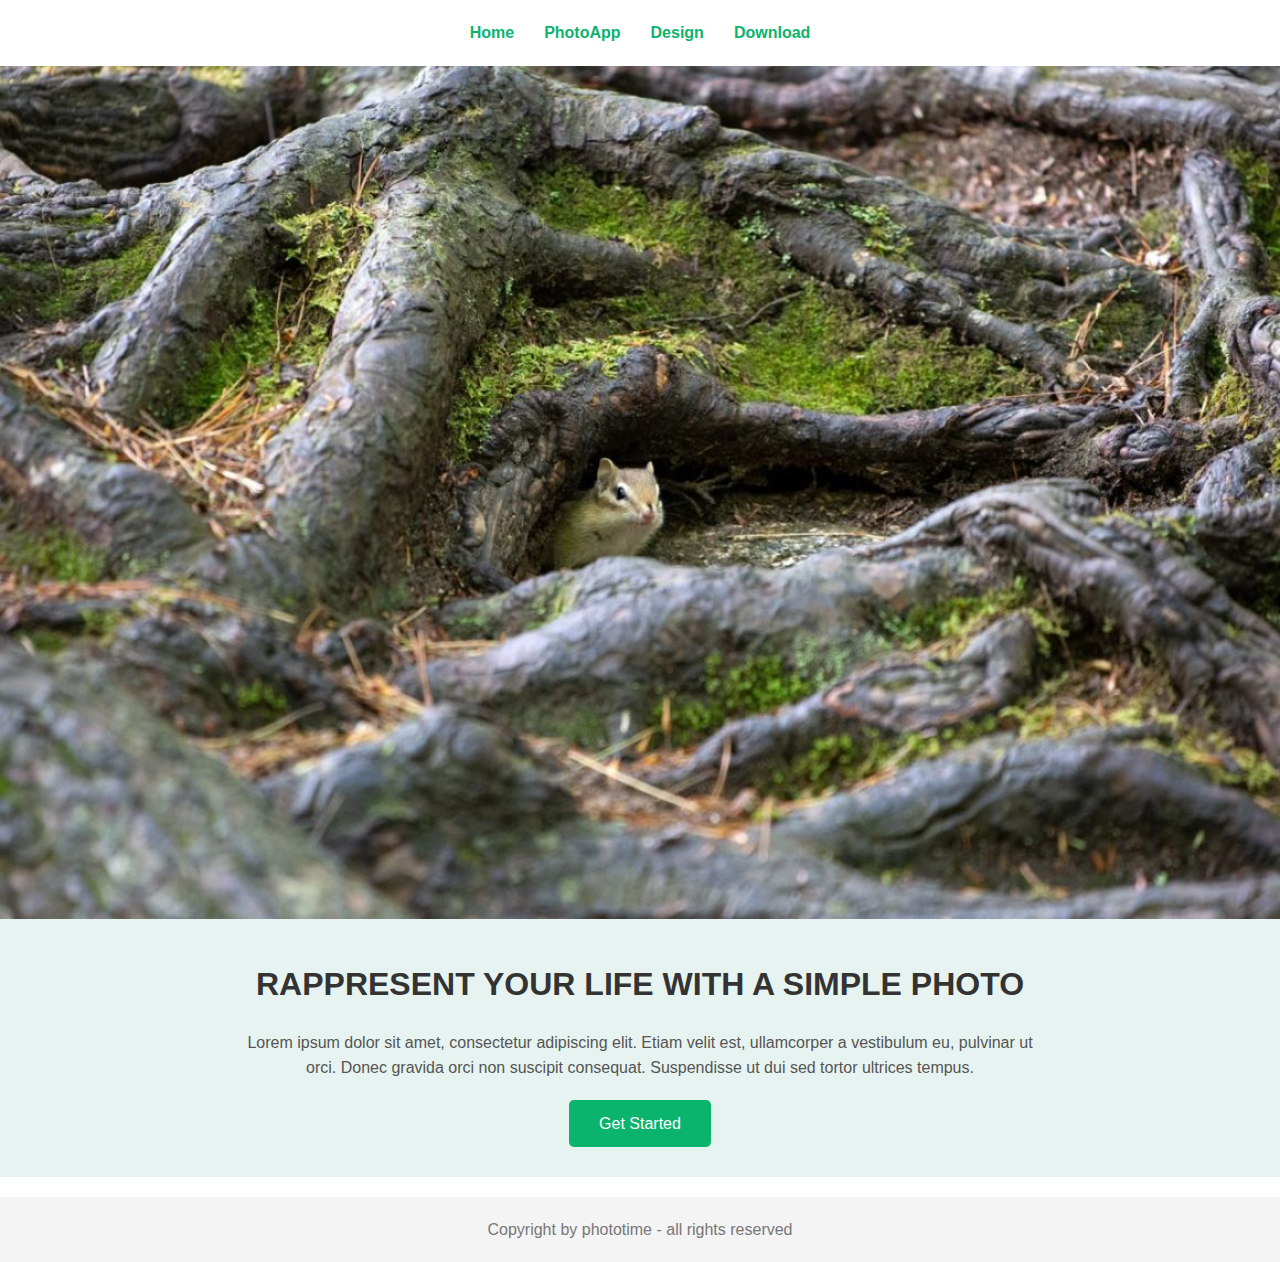
<file: Lr1/index.html>
<!DOCTYPE html>
<html lang="en">
<head>
    <meta charset="UTF-8">
    <meta name="viewport" content="width=device-width, initial-scale=1.0">
    <title>PhotoTime</title>
    <link rel="stylesheet" href="styles.css">
</head>
<body>
    <header>
        <nav>
            <ul>
                <li><a href="#">Home</a></li>
                <li><a href="#">PhotoApp</a></li>
                <li><a href="#">Design</a></li>
                <li><a href="#">Download</a></li>
            </ul>
        </nav>
    </header>

    <section class="hero">
        <img src="your-image.jpg" alt="Phone taking a photo">
    </section>

    <section class="content">
        <h1>RAPPRESENT YOUR LIFE WITH A SIMPLE PHOTO</h1>
        <p>Lorem ipsum dolor sit amet, consectetur adipiscing elit. Etiam velit est, ullamcorper a vestibulum eu, pulvinar ut orci. Donec gravida orci non suscipit consequat. Suspendisse ut dui sed tortor ultrices tempus.</p>
        <a href="#" class="btn">Get Started</a>
    </section>

    <footer>
        <p>Copyright by phototime - all rights reserved</p>
    </footer>
</body>
</html>
</file>
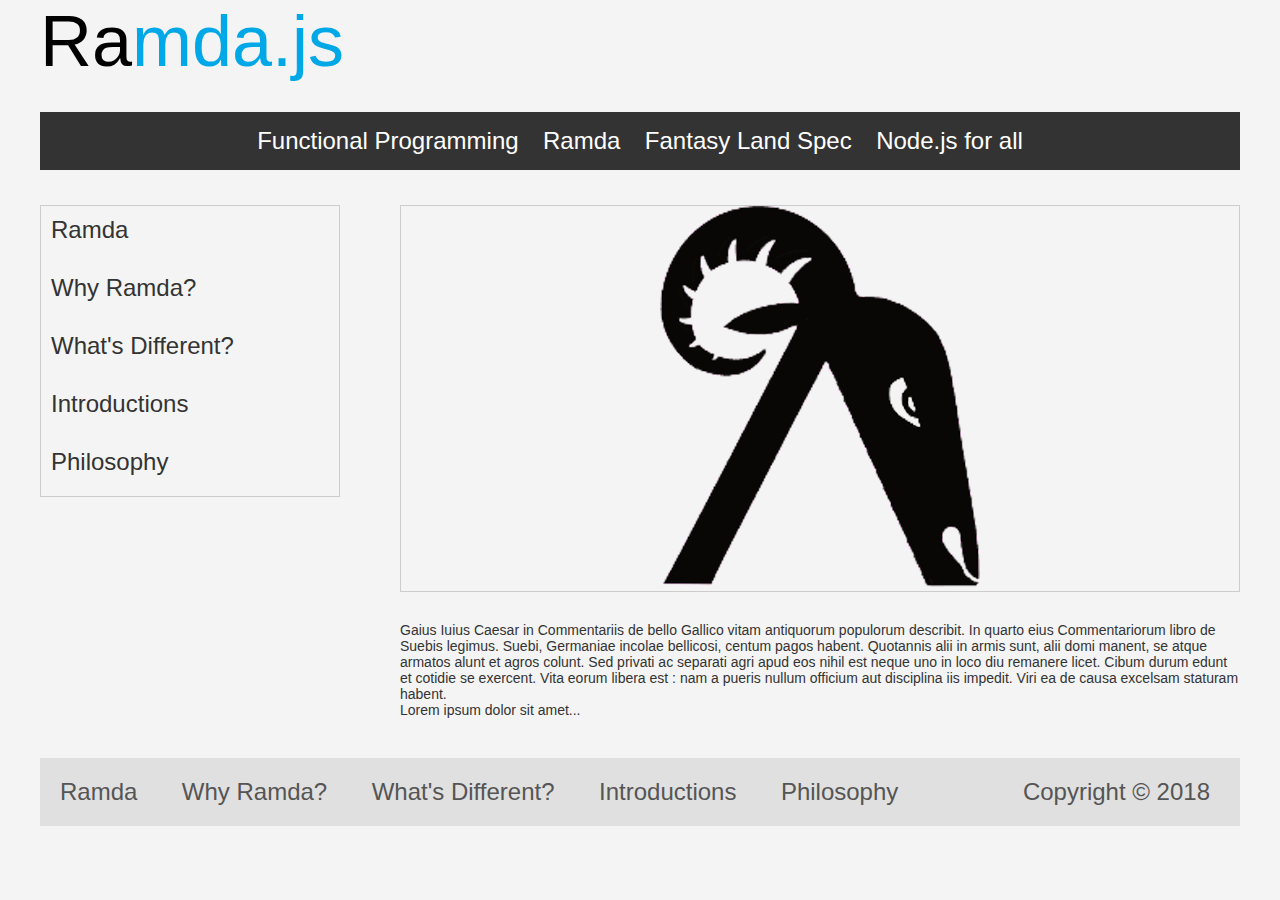
<file: html_css/Lr2/index.html>
<!DOCTYPE html> 
<html lang="en"> 
<head> 
    <meta charset="UTF-8"> 
    <meta name="viewport" content="width=device-width, initial-scale=1.0"> 
    <title>Ramda.js</title> 
    <link rel="stylesheet" href="style.css"> 
</head> 
<body> 
 
    <div class="container"> 
        <!-- Лого --> 
        <header> 
            <a href="#" class="logo">Ra<span class="highlight">mda.js</span></a> 
        </header> 
        <!-- Верхнє меню --> 
        <nav class="top-menu"> 
            <ul> 
                <li><a href="#">Functional Programming</a></li> 
                <li><a href="#">Ramda</a></li> 
                <li><a href="#">Fantasy Land Spec</a></li> 
                <li><a href="#">Node.js for all</a></li> 
            </ul> 
        </nav> 
 
        <!-- Основний контент --> 
        <div class="main-content"> 
            <!-- Бокове меню --> 
            <aside class="sidebar"> 
                <ul> 
                    <li><a href="#">Ramda</a></li> 
                    <li><a href="#">Why Ramda?</a></li> 
                    <li><a href="#">What's Different?</a></li> 
                    <li><a href="#">Introductions</a></li> 
                    <li><a href="#">Philosophy</a></li> 
                </ul> 
            </aside> 
 
            <!-- Блок з картинкою та текстом --> 
            <section class="image-block"> 
                <div class="image-container"> 
                    <img src="photo.png" alt="Ramda.js Logo"> 
                </div> 
                <div class="text-block"> 
                    <p>Gaius Iuius Caesar in Commentariis de bello  
                        Gallico vitam antiquorum populorum describit. In quarto eius Commentariorum  
                        libro de Suebis legimus. Suebi, Germaniae incolae bellicosi, centum pagos habent.  
                        Quotannis alii in armis sunt, alii domi manent, se atque armatos alunt et agros  
                        colunt. Sed privati ac separati agri apud eos nihil est neque uno in loco diu remanere 
                         licet. Cibum durum edunt et cotidie se exercent. Vita eorum libera est : nam a pueris 
                          nullum officium aut disciplina iis impedit. Viri ea de causa excelsam staturam  
                          habent.</p> 
                    <p>Lorem ipsum dolor sit amet...</p> 
                </div> 
            </section> 
        </div> 
 
        <!-- Нижнє меню --> 
        <footer> 
            <nav class="bottom-menu"> 
                <ul> 
                    <li><a href="#">Ramda</a></li> 
                    <li><a href="#">Why Ramda?</a></li> 
                    <li><a href="#">What's Different?</a></li> 
                    <li><a href="#">Introductions</a></li> 
                    <li><a href="#">Philosophy</a></li> 
                </ul> 
            </nav> 
            <p class="copyright">Copyright &copy; 2018</p> 
        </footer> 
    </div> 
</body> 
</html>
</file>
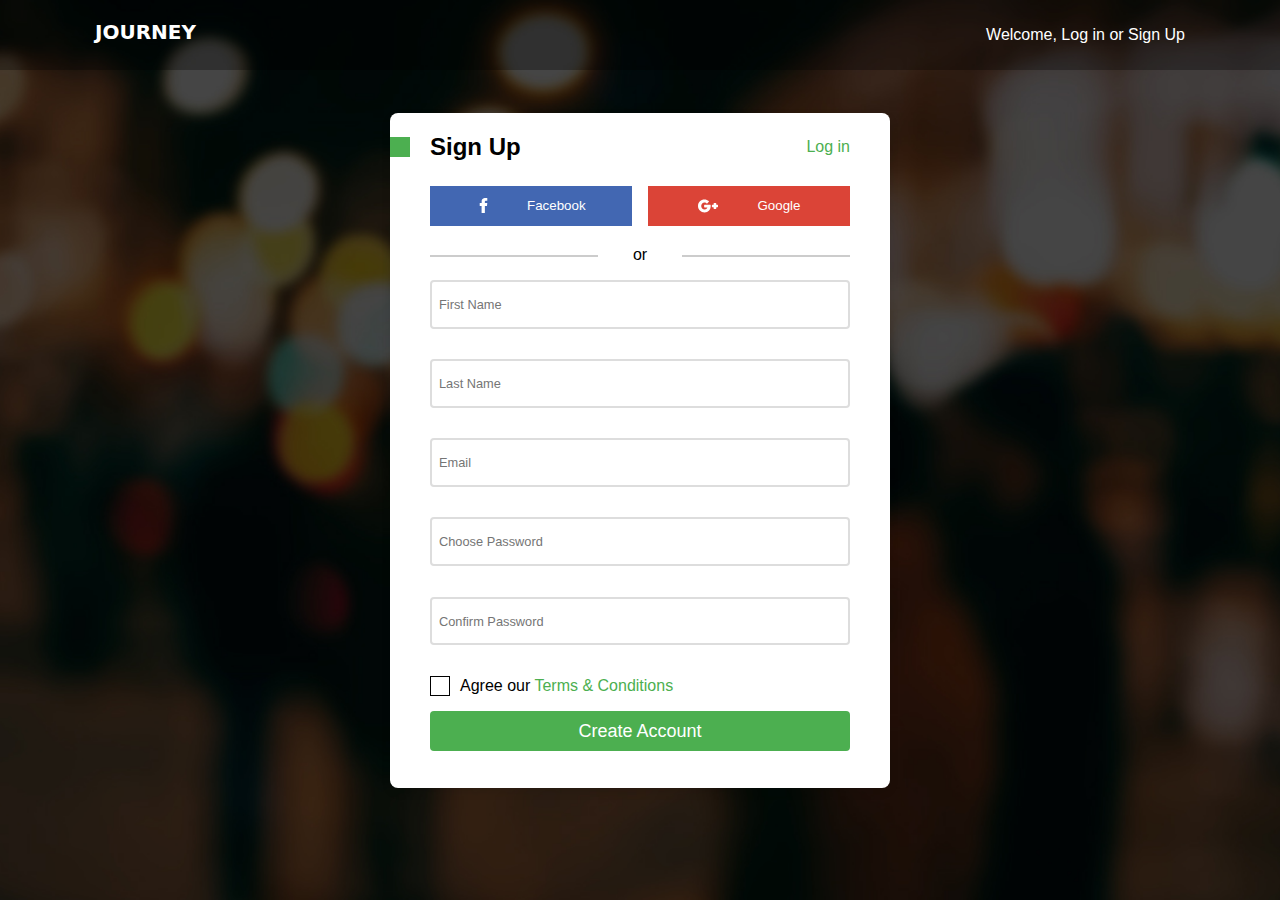
<file: html_css/Lr4/index.html>
<!DOCTYPE html>
<html lang="ru">
  <head>
    <meta charset="UTF-8" />
    <meta name="viewport" content="width=device-width, initial-scale=1.0" />
    <title>Journey Sign Up</title>
    <link rel="stylesheet" href="style.css" />
  </head>
  <body>
    <header>
      <div class="header-text">JOURNEY</div>
      <div class="navWrap">
        <div class="header-icons">
          <div class="header-icons1"></div>
          <div class="header-icons2"></div>
          <div class="header-icons3"></div>
        </div>
        <div class="welcome">Welcome, <a href="#">Log in</a> or <a href="#">Sign Up</a></div>
      </div>
    </header>

    <div class="login-container">
      <div class="headerTitle">
        <div class="title">
          <h2 class="signup-title">Sign Up</h2>
          <span style="color: #4caf50">Log in</span>
        </div>
        <div class="social-buttons">
          <button class="social-button facebook">
            <svg
              version="1.1"
              id="Layer_1"
              xmlns="http://www.w3.org/2000/svg"
              xmlns:xlink="http://www.w3.org/1999/xlink"
              viewBox="0 0 310 310"
              xml:space="preserve">
              <g id="XMLID_834_">
                <path
                  id="XMLID_835_"
                  d="M81.703,165.106h33.981V305c0,2.762,2.238,5,5,5h57.616c2.762,0,5-2.238,5-5V165.765h39.064
		c2.54,0,4.677-1.906,4.967-4.429l5.933-51.502c0.163-1.417-0.286-2.836-1.234-3.899c-0.949-1.064-2.307-1.673-3.732-1.673h-44.996
		V71.978c0-9.732,5.24-14.667,15.576-14.667c1.473,0,29.42,0,29.42,0c2.762,0,5-2.239,5-5V5.037c0-2.762-2.238-5-5-5h-40.545
		C187.467,0.023,186.832,0,185.896,0c-7.035,0-31.488,1.381-50.804,19.151c-21.402,19.692-18.427,43.27-17.716,47.358v37.752H81.703
		c-2.762,0-5,2.238-5,5v50.844C76.703,162.867,78.941,165.106,81.703,165.106z" />
              </g></svg
            >Facebook
          </button>
          <button class="social-button google">
            <svg
              version="1.1"
              id="Layer_1"
              xmlns="http://www.w3.org/2000/svg"
              xmlns:xlink="http://www.w3.org/1999/xlink"
              viewBox="0 0 315 315"
              xml:space="preserve">
              <g id="XMLID_510_">
                <path
                  id="XMLID_511_"
                  d="M307.5,136.892h-19.791V117.1c0-4.143-3.357-7.5-7.5-7.5h-26.717c-4.143,0-7.5,3.357-7.5,7.5v19.792
		h-19.791c-4.143,0-7.5,3.357-7.5,7.5v26.717c0,4.143,3.357,7.5,7.5,7.5h19.791v19.792c0,4.142,3.357,7.5,7.5,7.5h26.717
		c4.143,0,7.5-3.358,7.5-7.5v-19.792H307.5c4.143,0,7.5-3.357,7.5-7.5v-26.717C315,140.249,311.643,136.892,307.5,136.892z" />
                <path
                  id="XMLID_512_"
                  d="M101.906,104.16c9.088,0,17.823,2.45,25.274,7.087l8.513,5.825c2.967,2.03,6.958,1.671,9.514-0.861
		l24.828-24.596c1.589-1.574,2.392-3.774,2.191-6.001c-0.2-2.227-1.384-4.248-3.228-5.513l-14.43-9.896
		c-0.294-0.201-0.603-0.382-0.922-0.539l-13.979-6.902c-0.185-0.092-0.374-0.176-0.566-0.252
		c-12.042-4.754-24.729-7.165-37.708-7.165c-26.757,0-51.996,10.27-71.068,28.915c-19.367,18.934-30.137,44.681-30.323,72.499
		c-0.187,27.824,10.239,53.72,29.355,72.916c18.968,19.049,45.879,29.975,73.834,29.975c27.658,0,53.608-10.739,71.195-29.463
		c13.931-14.831,22.48-34.641,24.727-57.288c0.021-0.215,0.034-0.43,0.036-0.645l0.26-20.345c0.006-0.421-0.024-0.841-0.09-1.257
		l-1.09-6.953c-0.571-3.649-3.716-6.339-7.409-6.339h-86.672c-4.143,0-7.5,3.358-7.5,7.5v29.982c0,4.142,3.357,7.5,7.5,7.5h44.186
		c-2.025,4.439-5.216,9.12-9.251,13.482c-8.801,9.518-21.926,14.977-36.01,14.977c-14.383,0-28.157-5.636-37.79-15.462
		c-20.052-20.448-19.822-56.077,0.489-76.245C75.334,109.605,88.505,104.16,101.906,104.16z" />
              </g></svg
            >Google
          </button>
        </div>
        <div class="linear">or</div>
      </div>

      <form class="login-form">
        <div class="inoutWrap">
          <input type="text" placeholder="First Name" />
          <input type="text" placeholder="Last Name" />
          <input type="email" placeholder="Email" />
          <input type="password" placeholder="Choose Password" />
          <input type="password" placeholder="Confirm Password" />
        </div>
        <div class="terms">
          <input type="checkbox">
          <label for="terms"
            >Agree our <a href="#" style="color: #4caf50">Terms & Conditions</a></label
          >
        </div>

        <button type="submit" class="submit-button">Create Account</button>
      </form>
    </div>
  </body>
</html>
</file>
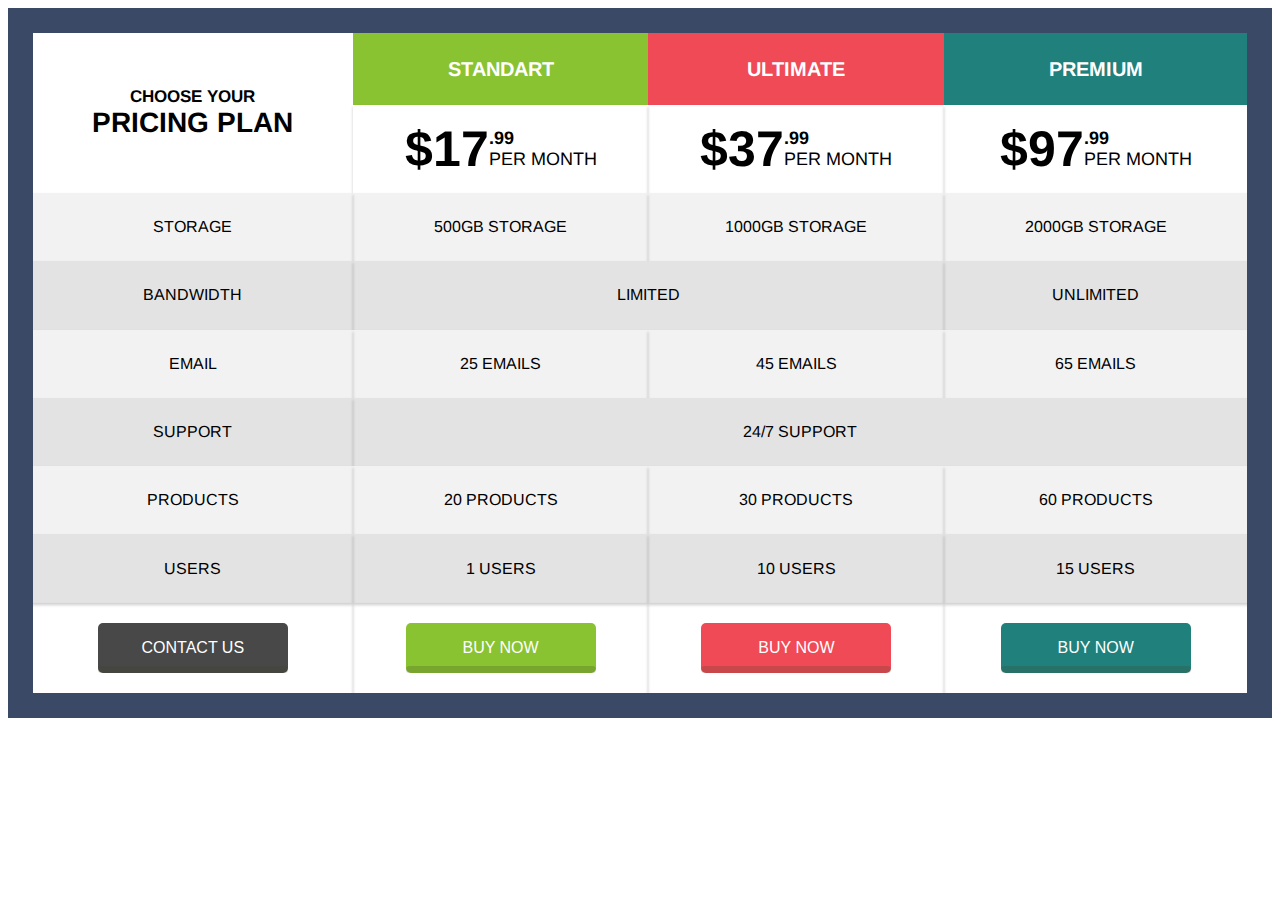
<file: html_css/Lr5/index.html>
<!DOCTYPE html>
<html lang="en">
<head>
    <meta charset="UTF-8">
    <meta name="viewport" content="width=device-width, initial-scale=1.0">
    <title>Laba 5</title>
    <link rel="stylesheet" href="https://cdnjs.cloudflare.com/ajax/libs/font-awesome/6.6.0/css/all.min.css" integrity="sha512-Kc323vGBEqzTmouAECnVceyQqyqdsSiqLQISBL29aUW4U/M7pSPA/gEUZQqv1cwx4OnYxTxve5UMg5GT6L4JJg==" crossorigin="anonymous" referrerpolicy="no-referrer" />
    <link rel="stylesheet" href="style.css">
</head>

<body>
    <table  >
        <thead>
            <tr> 
                <th rowspan="2">
                    <p class="choose">CHOOSE YOUR</p>
                    <p class="pricing">PRICING PLAN</p>
                </th>
                <th class="standart">STANDART</th>
                <th class="ultimate">ULTIMATE</th>
                <th class="premium">PREMIUM</th>
            </tr>

            <tr class="price-row">
                <td>
                    <div class="d-flex">
                        
                        <p class="left">$17</p>
                        

                        <div class="right">
                            <p>.99</p>
                            <p class="per-month">PER MONTH</p>
                        </div>
                       
                    </div>
                    
                </td>
                <td>
                    <div class="d-flex">
                        
                        <p class="left">$37</p>
                        

                        <div class="right">
                            <p>.99</p>
                            <p class="per-month">PER MONTH</p>
                        </div>
                       
                    </div>
                </td>
                <td>
                    <div class="d-flex">
                        
                        <p class="left">$97</p>
                        

                        <div class="right">
                            <p>.99</p>
                            <p class="per-month">PER MONTH</p>
                        </div>
                       
                    </div>
                </td>

            </tr>
        </thead>
            
        <tbody>
            <tr class="light-grey">
                <td>
                   <i class="fa-solid fa-box-archive" style="color: #848484;"></i>
                    STORAGE
                </td>
                <td>500GB STORAGE</td>
                <td>1000GB STORAGE</td>
                <td>2000GB STORAGE</td> 
            </tr>
            <tr class="grey">
                <td>
                    <i class="fa-solid fa-cloud-arrow-up" style="color: #848484;"></i>
                    BANDWIDTH
                </td>
                <td colspan="2">LIMITED</td>
                <td>UNLIMITED</td>
            </tr>
            <tr class="light-grey">
                <td>
                    <i class="fa-solid fa-envelope" style="color: #848484;"></i>
                    EMAIL
                </th>
                <td>25 EMAILS</td>
                <td>45 EMAILS</td>
                <td>65 EMAILS</td> 
            </tr>
            <tr class="grey">
                <td>
                    <i class="fa-solid fa-life-ring" style="color: #848484;"></i>
                    SUPPORT
                </td>
                <td colspan="3">24/7 SUPPORT</td>
            </tr>
            <tr class="light-grey">
                <td>
                    <i class="fa-solid fa-cube" style="color: #848484;"></i>
                    PRODUCTS
                </td>
                <td>20 PRODUCTS</td>
                <td>30 PRODUCTS</td>
                <td>60 PRODUCTS</td> 
            </tr>
            <tr class="grey">
                <td>
                    <i class="fa-solid fa-users" style="color: #848484;"></i>
                    USERS
                </td>
                <td>1 USERS</td>
                <td>10 USERS</td>
                <td>15 USERS</td> 
            </tr>
        </tbody>

        <tfoot>
            <tr>
                <td>
                    <div class="button-container">
                        <button class="contact-us">
                            CONTACT US
                            <div class="shadow-1"></div>
                         </button> 
                    </div>
                </td>
                <td>
                    <div class="button-container">
                        <button class="buy-1">
                            BUY NOW
                            <div class="shadow-1"></div>
                         </button>
                    </div>
                </td>
                <td>
                    <div class="button-container">
                        <button class="buy-2">
                            BUY NOW 
                            <div class="shadow-1"></div>
                        </button>
                    </div>
                </td>
                <td>
                    <div class="button-container">
                        <button class="buy-3">
                            BUY NOW
                            <div class="shadow-1"></div>
                        </button>
                    </div>
                </td> 
            </tr>
        </tfoot>
    </table>
</body>
</html>
</file>
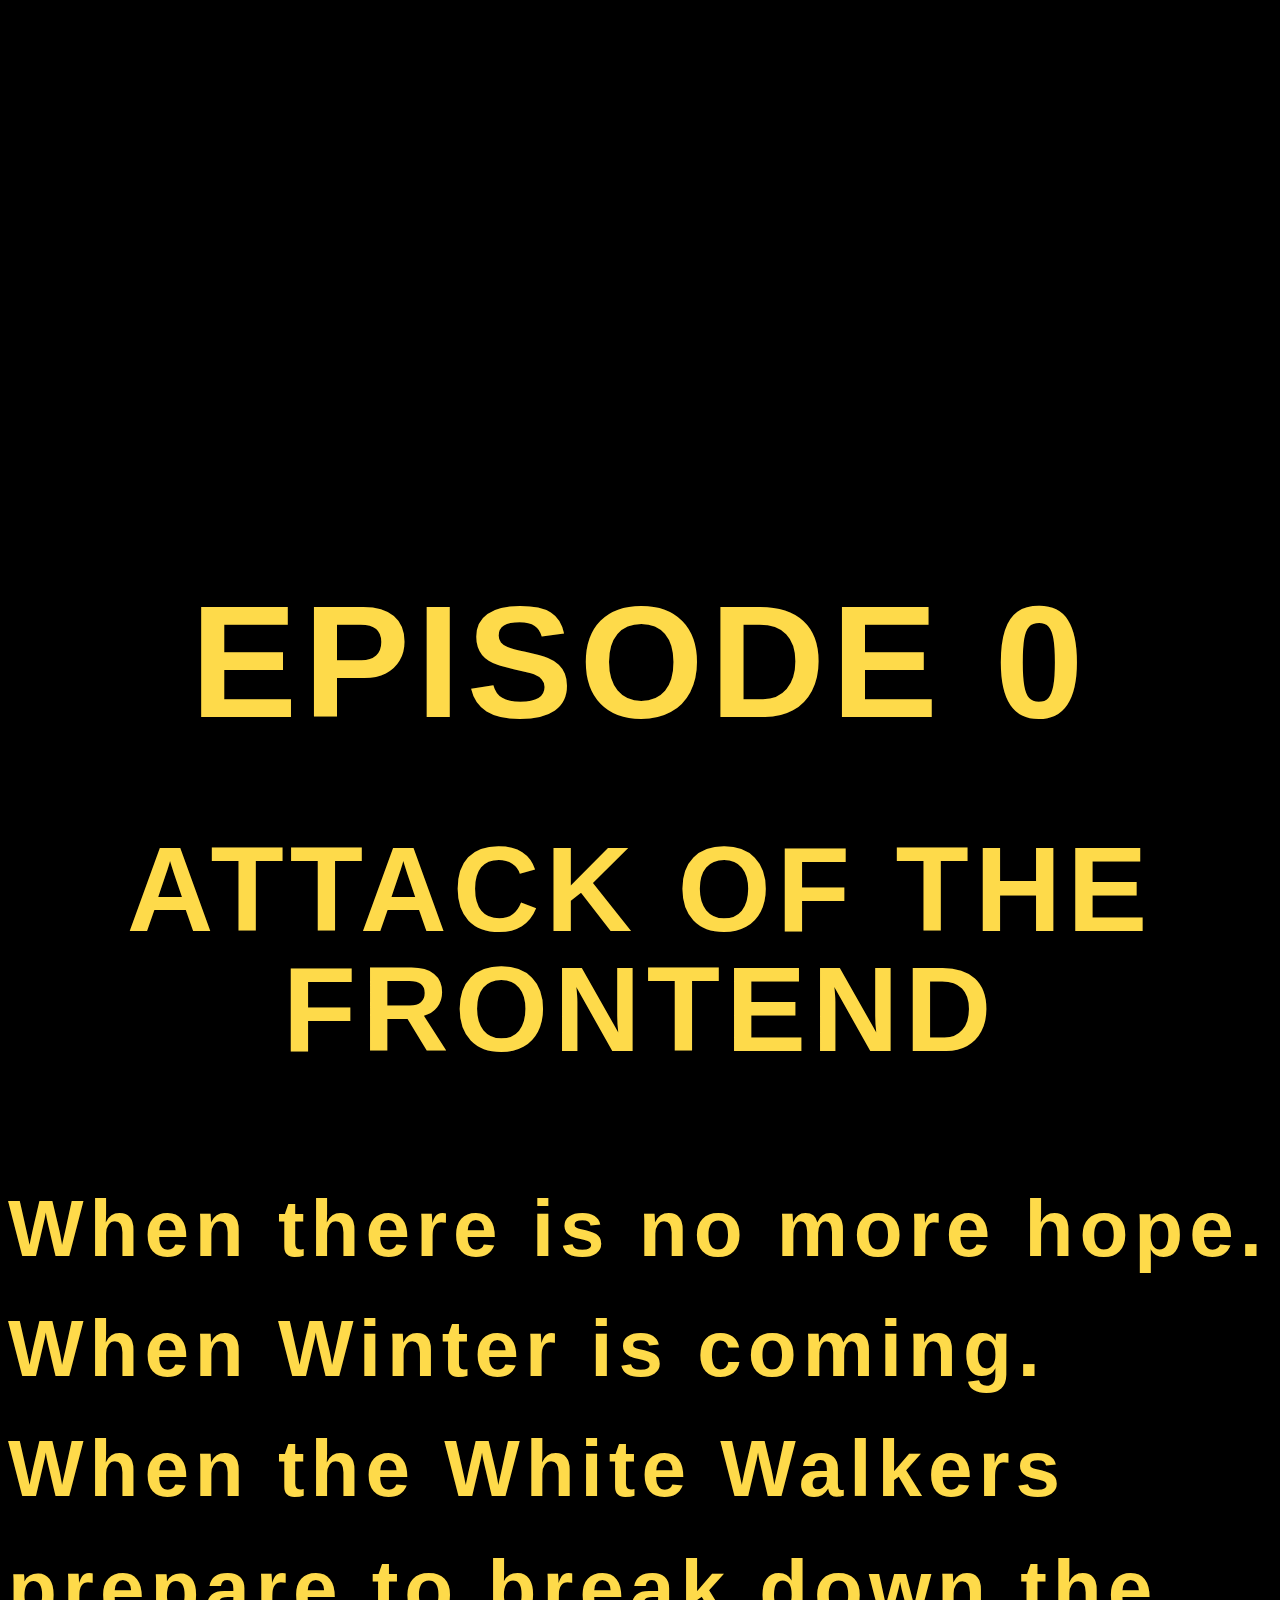
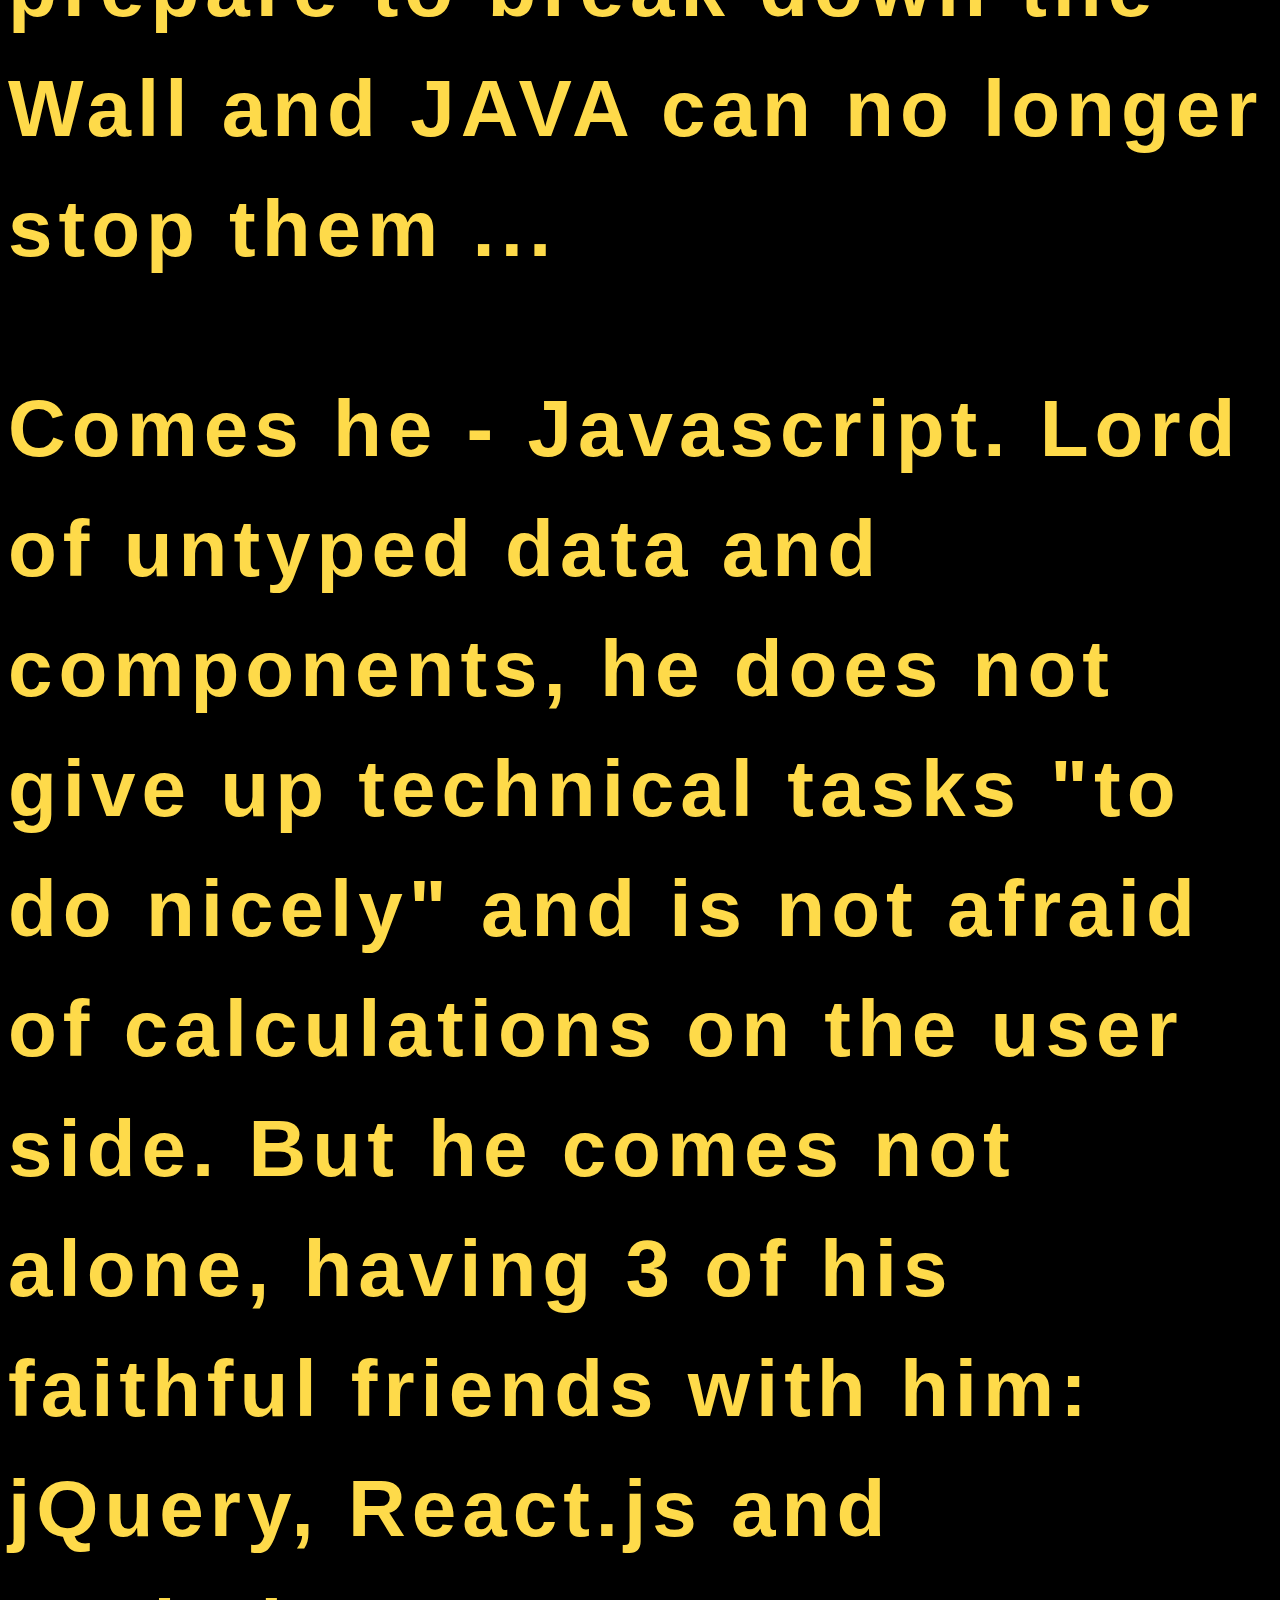
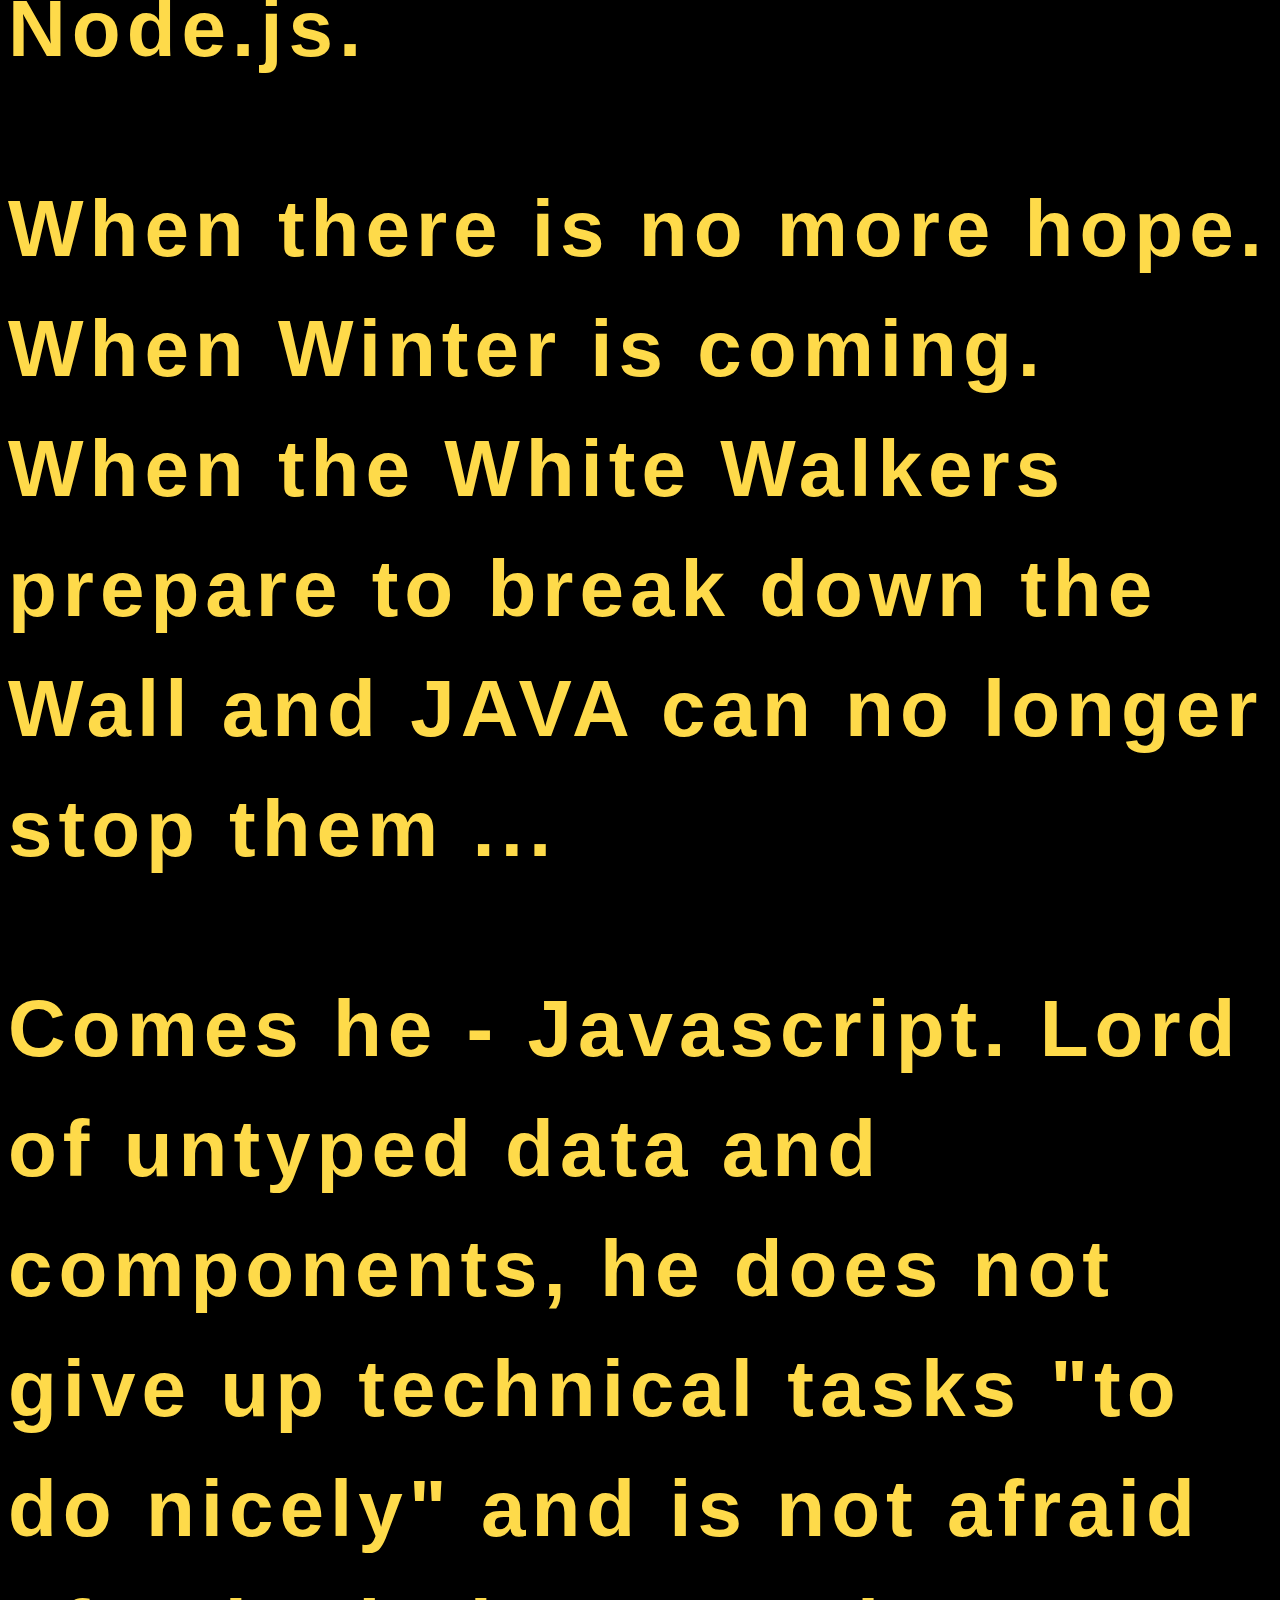
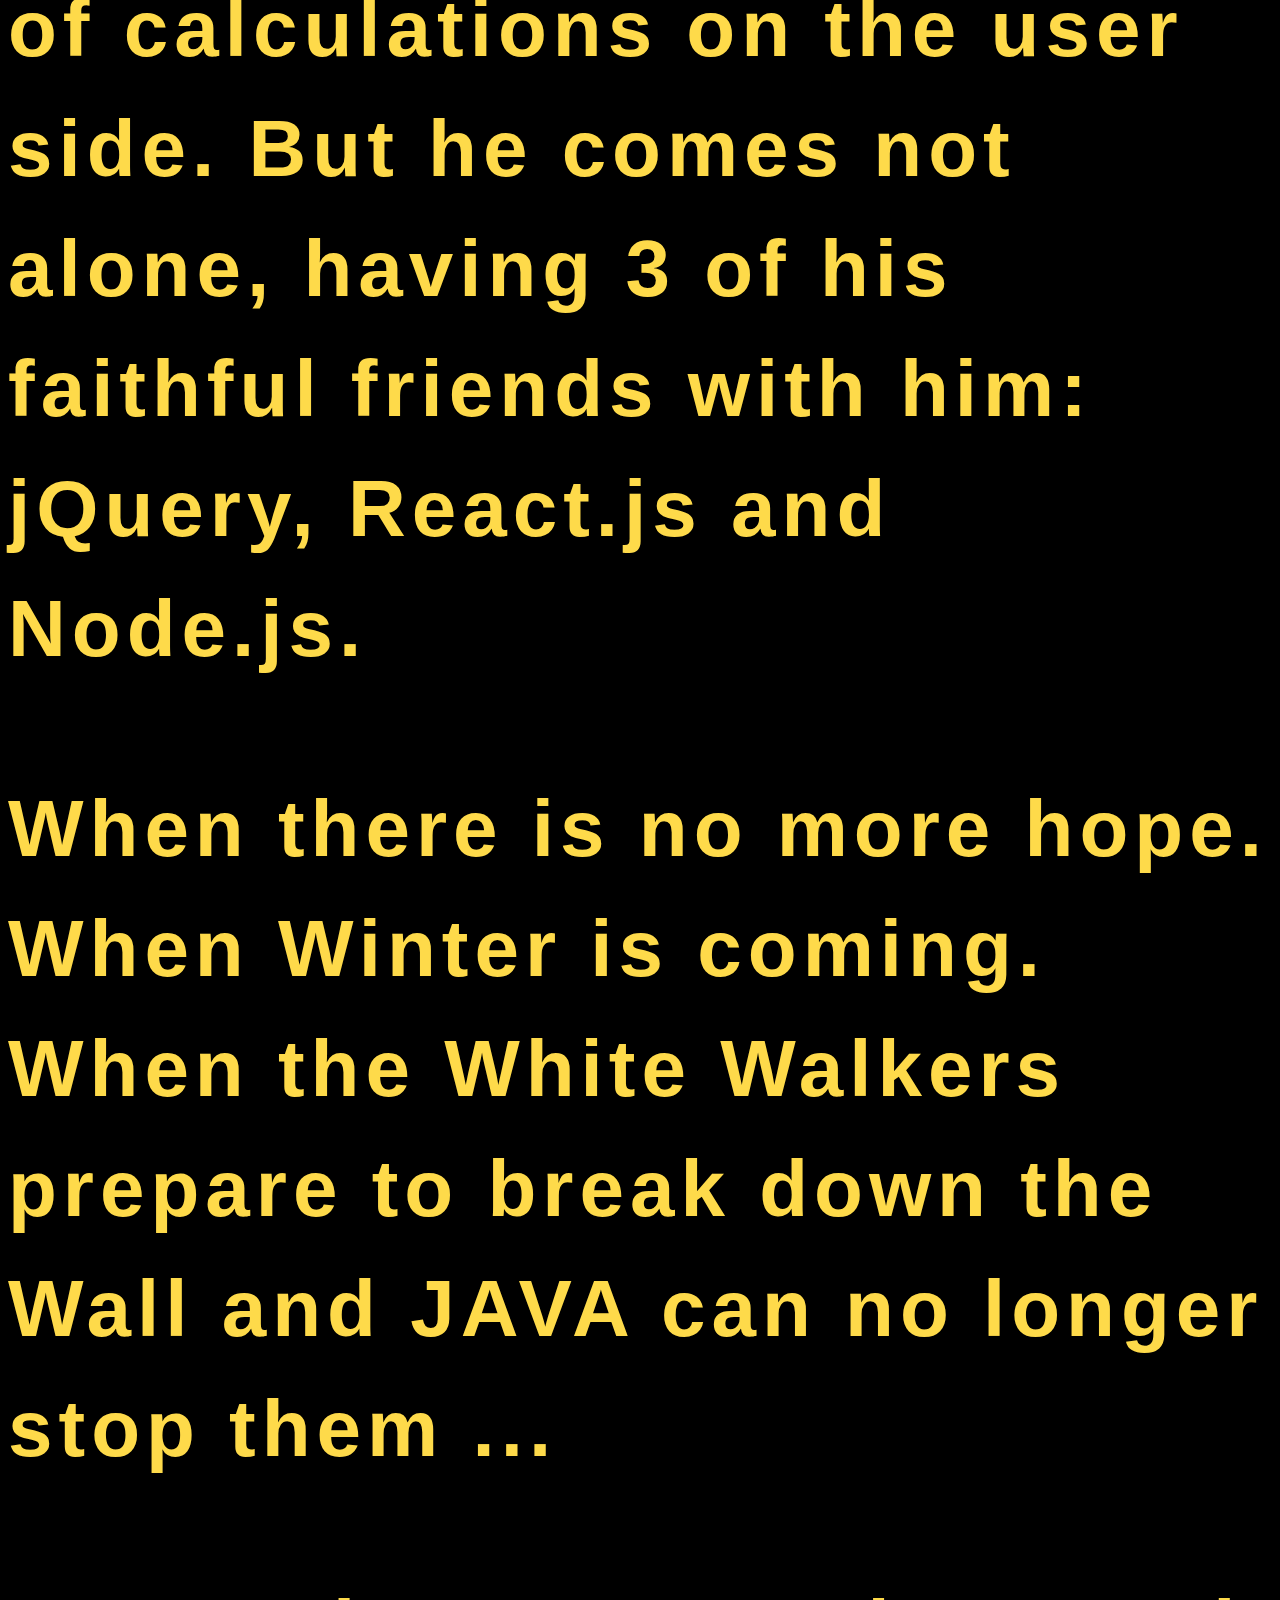
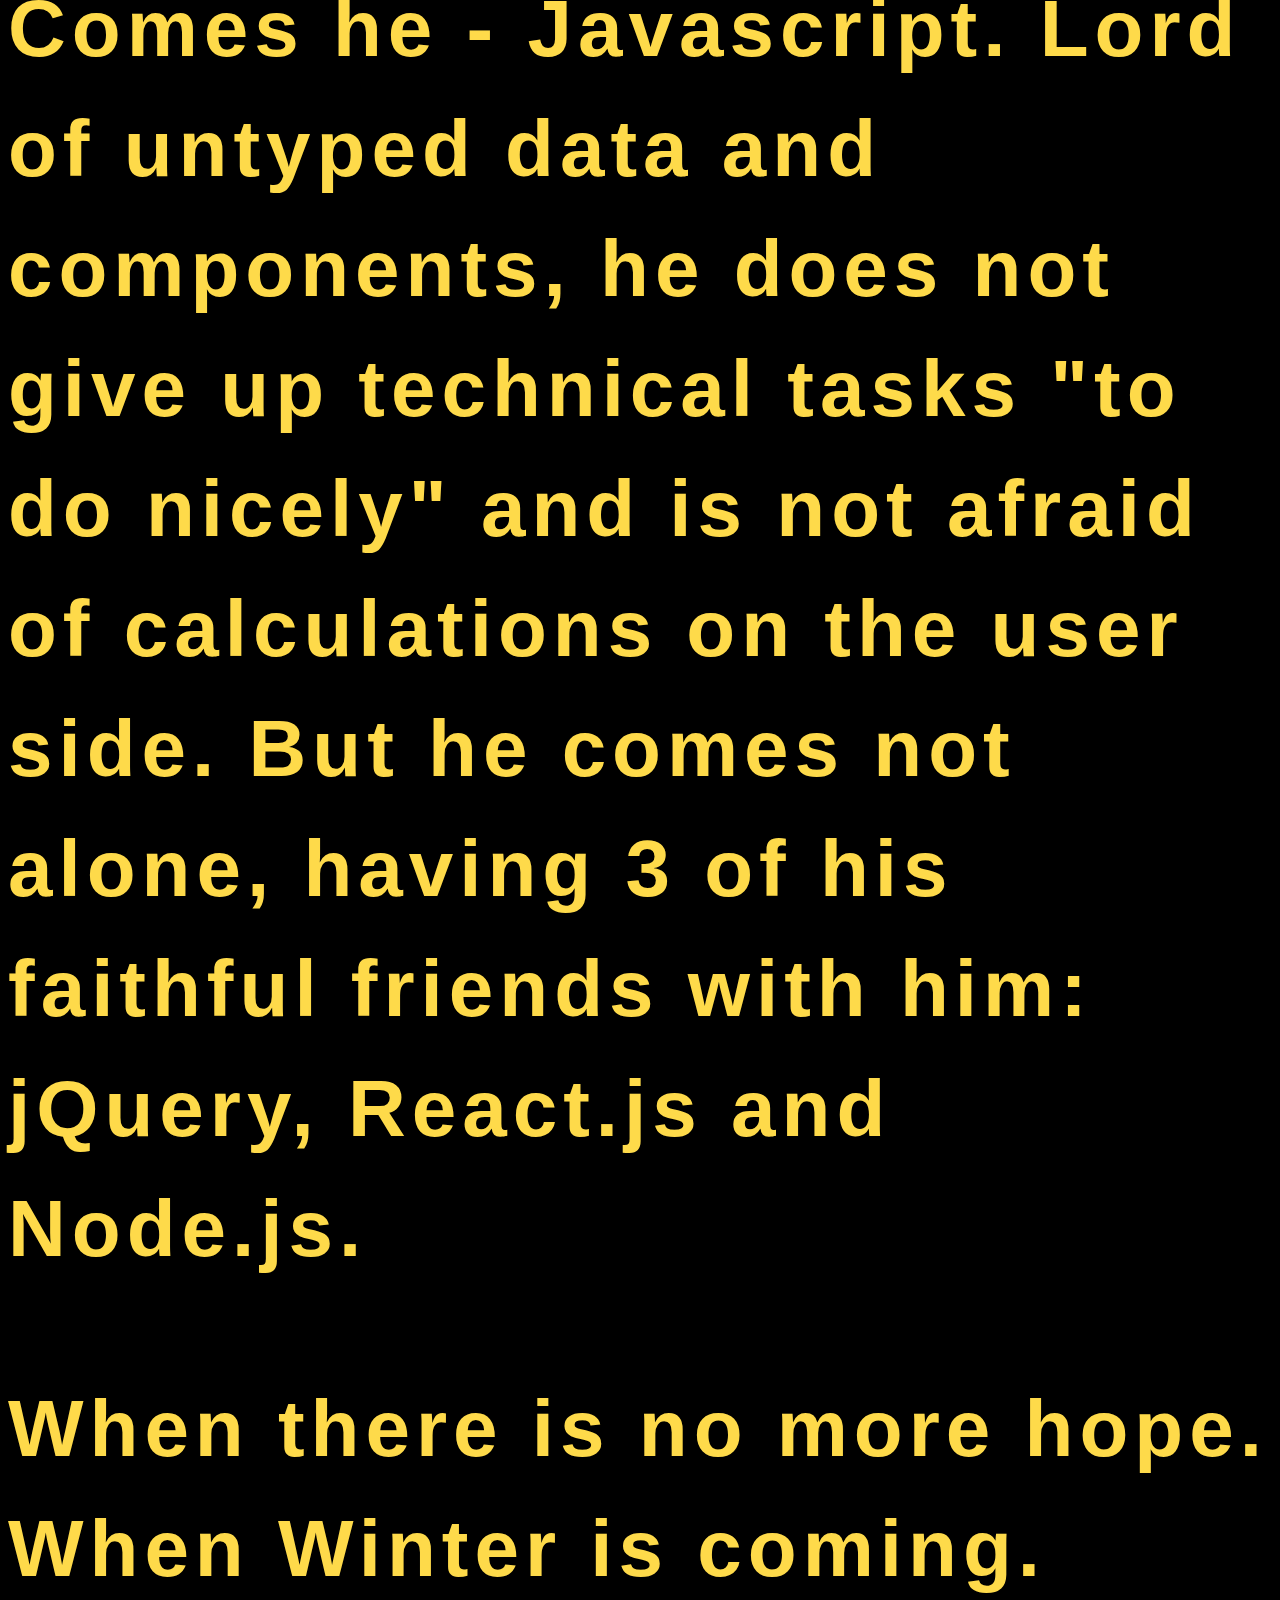
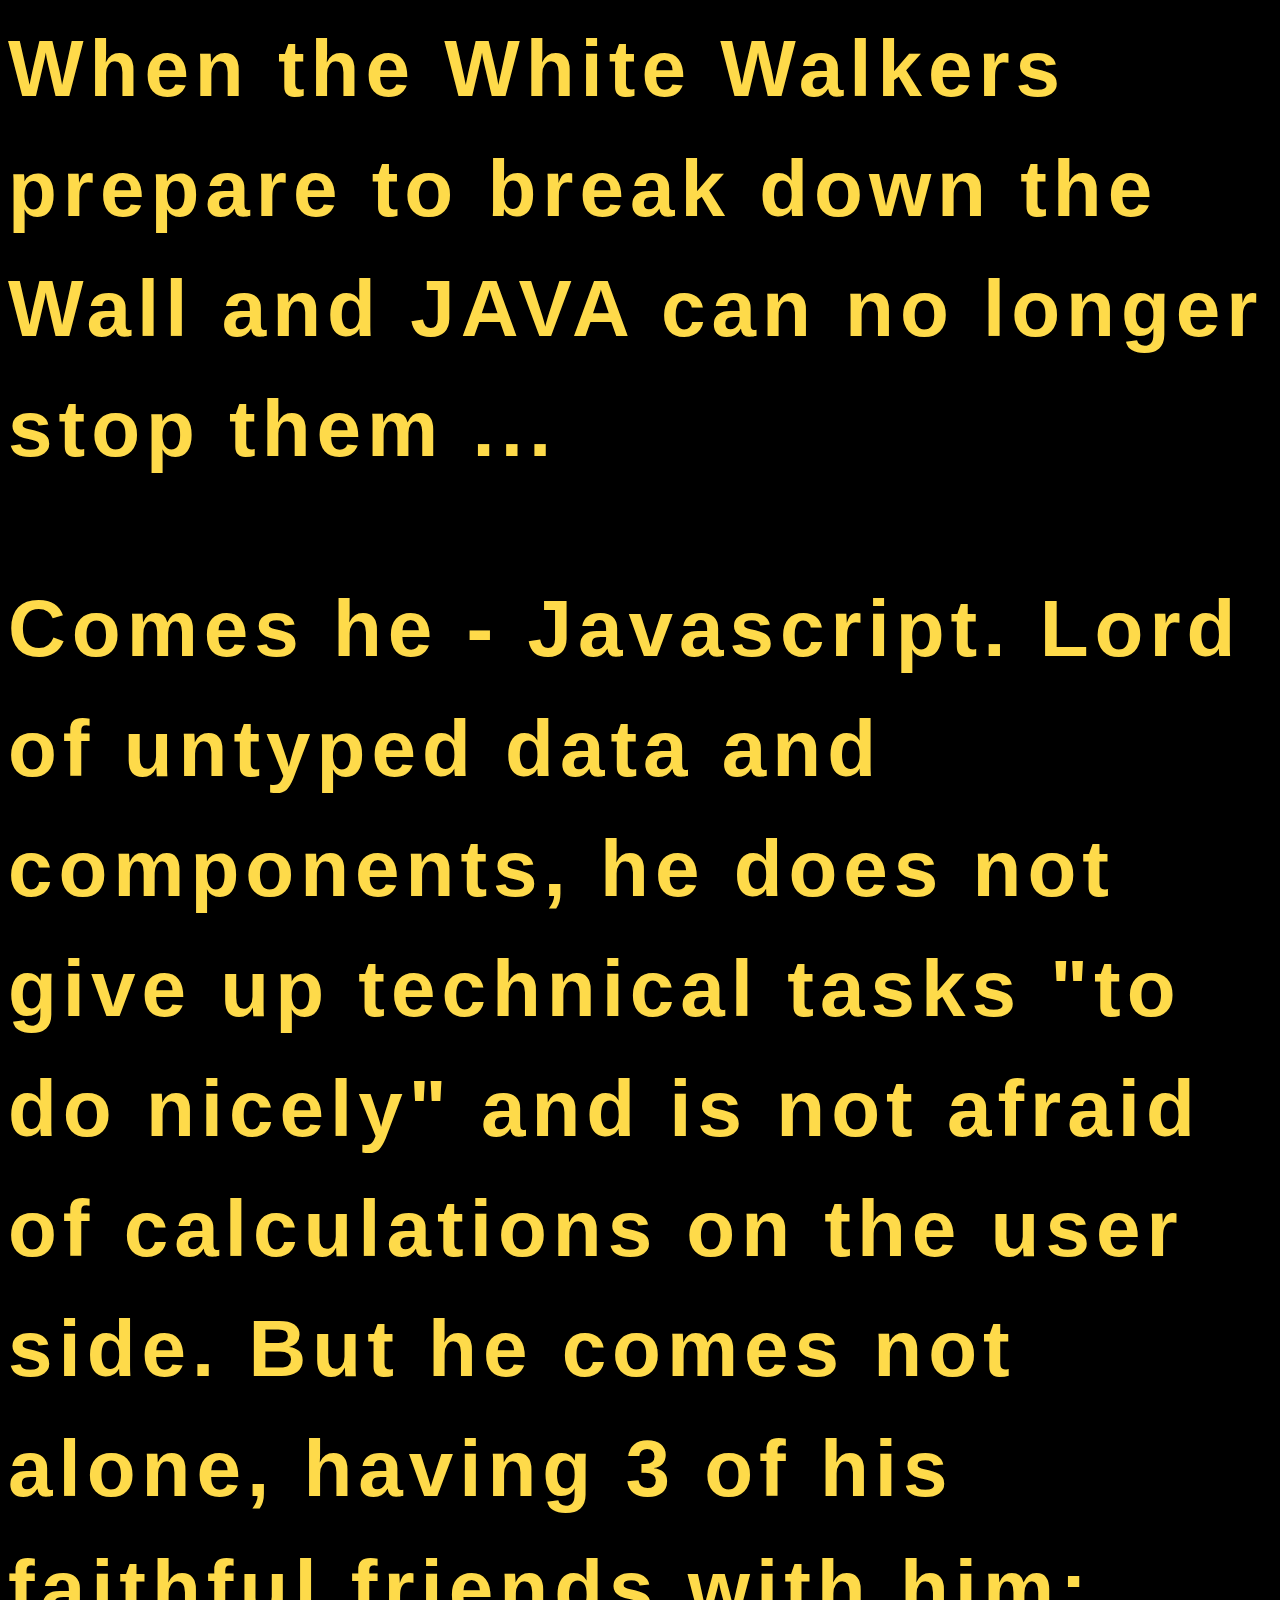
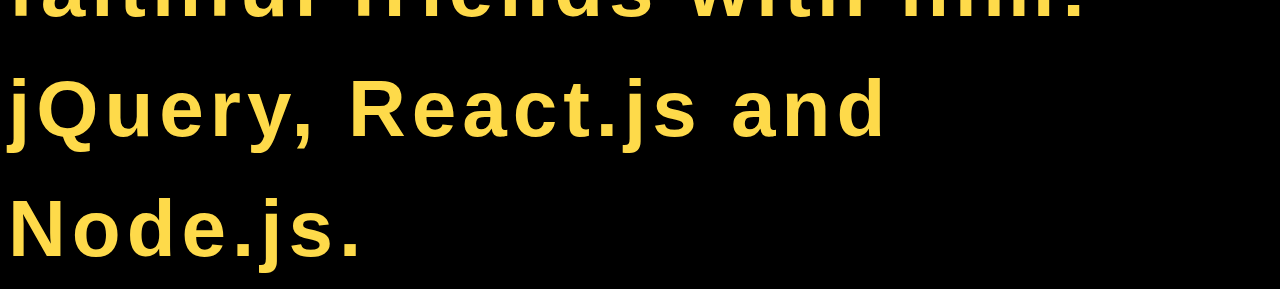
<file: html_css/Lr7/index.html>
<!DOCTYPE html>
<html lang="en">
<head>
    <meta charset="UTF-8">

    <link rel="stylesheet" href="style.css">

    <title>Home work #7. Star wars</title>

</head>
<body>
           
            <div class="top_shadow"></div>
                <div class="container">
                    <div class="animation">
                        <div class="title">
                            <h1>EPISODE 0</h1>
                            <h2>ATTACK OF THE FRONTEND</h2>
                        </div>
                            <p>When there is no more hope. When Winter is coming. 
                                When the White Walkers prepare to break down the
                                Wall and JAVA can no longer stop them ...</p>
                            <p>Comes he - Javascript. Lord of untyped data and components, 
                                he does not give up technical tasks "to do nicely" and is 
                                not afraid of calculations on the user side. But he comes 
                                not alone, having 3 of his faithful friends with him: jQuery, 
                                React.js and Node.js.</p>
                            <p>When there is no more hope. When Winter is coming. 
                                When the White Walkers prepare to break down the
                                Wall and JAVA can no longer stop them ...</p>
                            <p>Comes he - Javascript. Lord of untyped data and components, 
                                he does not give up technical tasks "to do nicely" and is 
                                not afraid of calculations on the user side. But he comes 
                                not alone, having 3 of his faithful friends with him: jQuery, 
                                React.js and Node.js.</p>
                            <p>When there is no more hope. When Winter is coming. 
                                When the White Walkers prepare to break down the
                                Wall and JAVA can no longer stop them ...</p>
                            <p>Comes he - Javascript. Lord of untyped data and components, 
                                he does not give up technical tasks "to do nicely" and is 
                                not afraid of calculations on the user side. But he comes 
                                not alone, having 3 of his faithful friends with him: jQuery, 
                                React.js and Node.js.</p>
                            <p>When there is no more hope. When Winter is coming. 
                                When the White Walkers prepare to break down the
                                Wall and JAVA can no longer stop them ...</p>
                            <p>Comes he - Javascript. Lord of untyped data and components, 
                                 he does not give up technical tasks "to do nicely" and is 
                                not afraid of calculations on the user side. But he comes 
                                not alone, having 3 of his faithful friends with him: jQuery, 
                                React.js and Node.js.</p>
                    </div>

                </div>
</body>
</html>
</file>
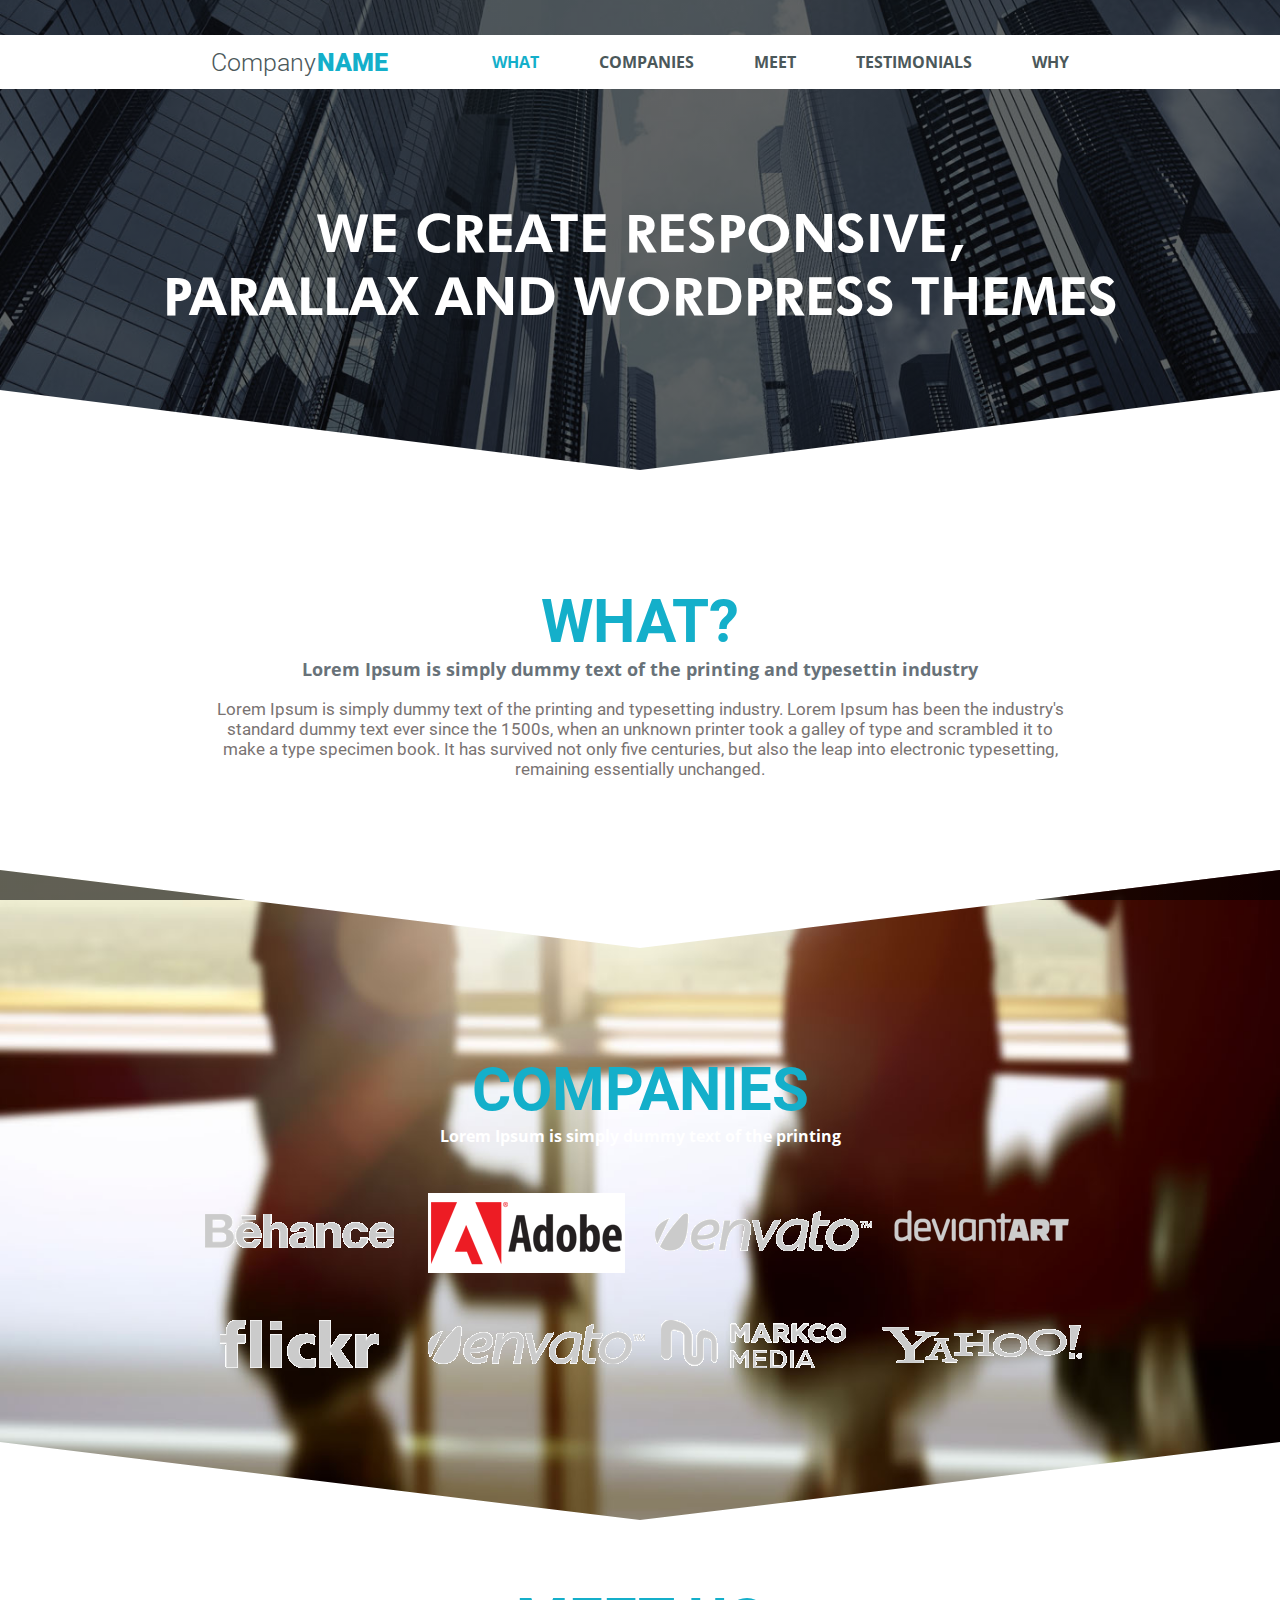
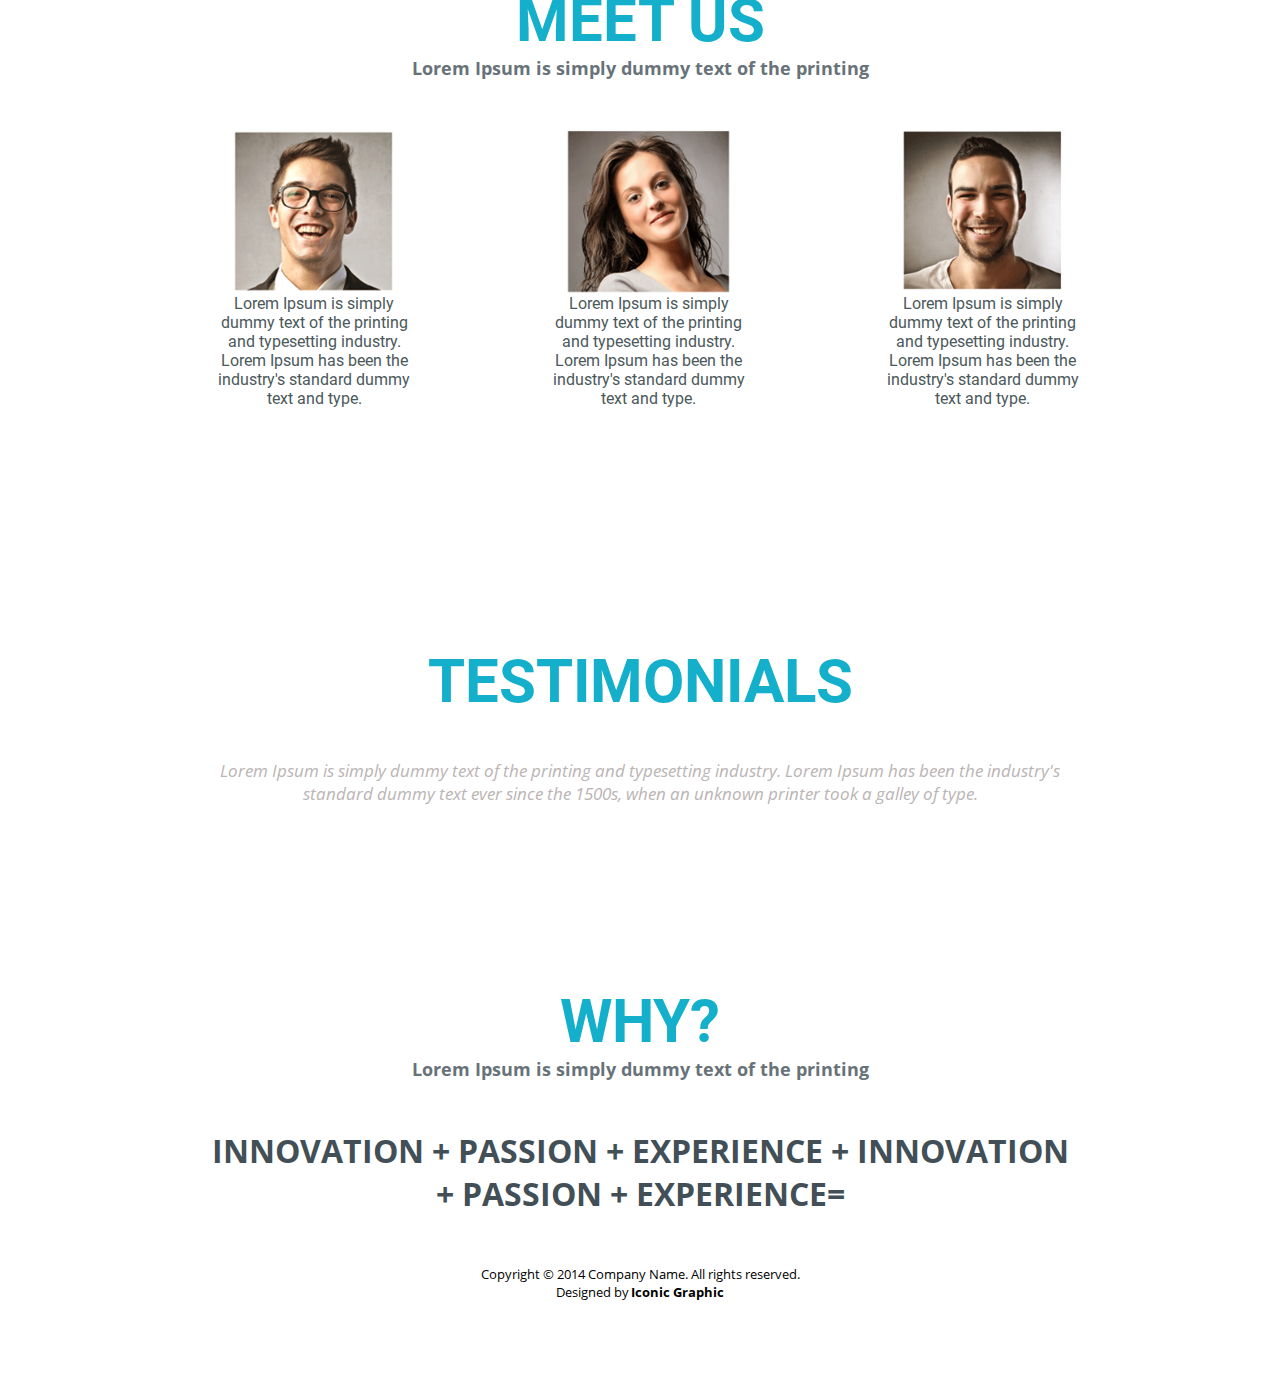
<file: html_css/Lr8/index.html>
<!DOCTYPE html>
<html lang="en">
<head>
    <meta charset="UTF-8">
    <meta name="viewport" content="width=device-width, initial-scale=1.0">
    <title>Laba 8</title>
    <link rel="stylesheet" href="main.css">
    <link rel="stylesheet" href="fonts.css">
    <link rel="stylesheet" href="parallax.css">
    <link rel="stylesheet" href="reset.css">
</head>

<body>
    <header>
        <div class="img_parallax1">
            <div class="wrapper">
                <div class="top-menu">
                    <nav>
                        <div class="logo">
                            <p class="company">Company</p>
                            <p class="name-what">NAME</p>
                        </div>
        
                        <ul>
                            <li><a href="#">WHAT</a></li>
                            <li><a href="#">COMPANIES</a></li>
                            <li><a href="#">MEET</a></li>
                            <li><a href="#">TESTIMONIALS</a></li>
                            <li><a href="#">WHY</a></li>   
                        </ul>
                    </nav>
                </div>

                <div class="header-text">
                    <p>WE CREATE RESPONSIVE, <br> PARALLAX AND WORDPRESS THEMES </p>
                </div>
            </div>   
        </div>
    </header>

    <div class="what">
        <ul>
            <li><p>WHAT?</p></li>
            <li> <p>Lorem Ipsum is simply dummy text of the printing and typesettin industry</p></li>
            <br>
            <li> <p>Lorem Ipsum is simply dummy text of the printing and typesetting industry. Lorem Ipsum has been the industry's standard dummy text ever since the 1500s, when an unknown printer took a galley of type and scrambled it to make a type specimen book. It has survived not only five centuries, but also the leap into electronic typesetting, remaining essentially unchanged. </p></li>
        </ul>     
   </div>

   <div class="img_parallax2">

    <div class="wrapper">
        <p class="title">COMPANIES</p>
        <p class="lor-ips">Lorem Ipsum is simply dummy text of the printing</p>

        <div class="companies">
            <div>
                <img src="img/companies/behance.png">
            </div>

            <div>
                <img src="img/companies/adobe-1.png">
                <img src="img/companies/adobe-2.png">
            </div>

            <div>
                <img src="img/companies/envato.png">
            </div>

            <div>
                <img src="img/companies/deviant.png">
            </div>

            <div>
                <img src="img/companies/flickr.png">
            </div>

            <div>
                <img src="img/companies/envato.png">
            </div>

            <div>
                <img src="img/companies/markco.png">
            </div>

            <div>
                <img src="img/companies/yahoo.png">
            </div>
        </div>
    </div>    
   </div>

   <div class="meet-us">
        <div class="wrapper">
            <p class="title">MEET US</p>
            <p class="lor-ipsum">Lorem Ipsum is simply dummy text of the printing</p>

            <div class="meet-grid">
                <div>
                    <img src="img/meet-us/1.png">
                    <p>Lorem Ipsum is simply dummy text of the printing and typesetting industry. Lorem Ipsum has been the industry's standard dummy text and type.</p>
                </div>
    
                <div>
                    <img src="img/meet-us/2.png">
                    <p>Lorem Ipsum is simply dummy text of the printing and typesetting industry. Lorem Ipsum has been the industry's standard dummy text and type.</p>
                </div>
    
                <div>
                    <img src="img/meet-us/3.png">
                    <p>Lorem Ipsum is simply dummy text of the printing and typesetting industry. Lorem Ipsum has been the industry's standard dummy text and type.</p>
                </div>
            </div>
        </div>
   </div>

   <div class="img_parallax3">
    <div class="testimonials">
        <ul>
            <li><p> TESTIMONIALS</p></li>
            <li> <p>Lorem Ipsum is simply dummy text of the printing</p></li>
            <br>
            <li> <p>Lorem Ipsum is simply dummy text of the printing and typesetting industry. Lorem Ipsum has been the industry's standard dummy text ever since the 1500s, when an unknown printer took a galley of type. </p></li>
            <li><p>-Shoaib Ahmed</p></li>
        </ul>     
   </div>
   </div>

   <footer>
        <div class="why">
            <ul>
                <li><p> WHY?</p></li>
                <li> <p>Lorem Ipsum is simply dummy text of the printing</p></li>
                <br>
                <li> <p>INNOVATION + PASSION + EXPERIENCE + INNOVATION + PASSION + EXPERIENCE=</p></li>
            </ul>  

            <div class="copyright">
                <p>Copyright &copy; 2014 Company Name. All rights reserved.</p>
                <div class="iconic-graphic">
                    <p> Designed by</p>
                    <p class="bold-paragraph">Iconic Graphic</p>
                </div>
            </div>
        </div>
   </footer> 
    
</body>

</html>
</file>
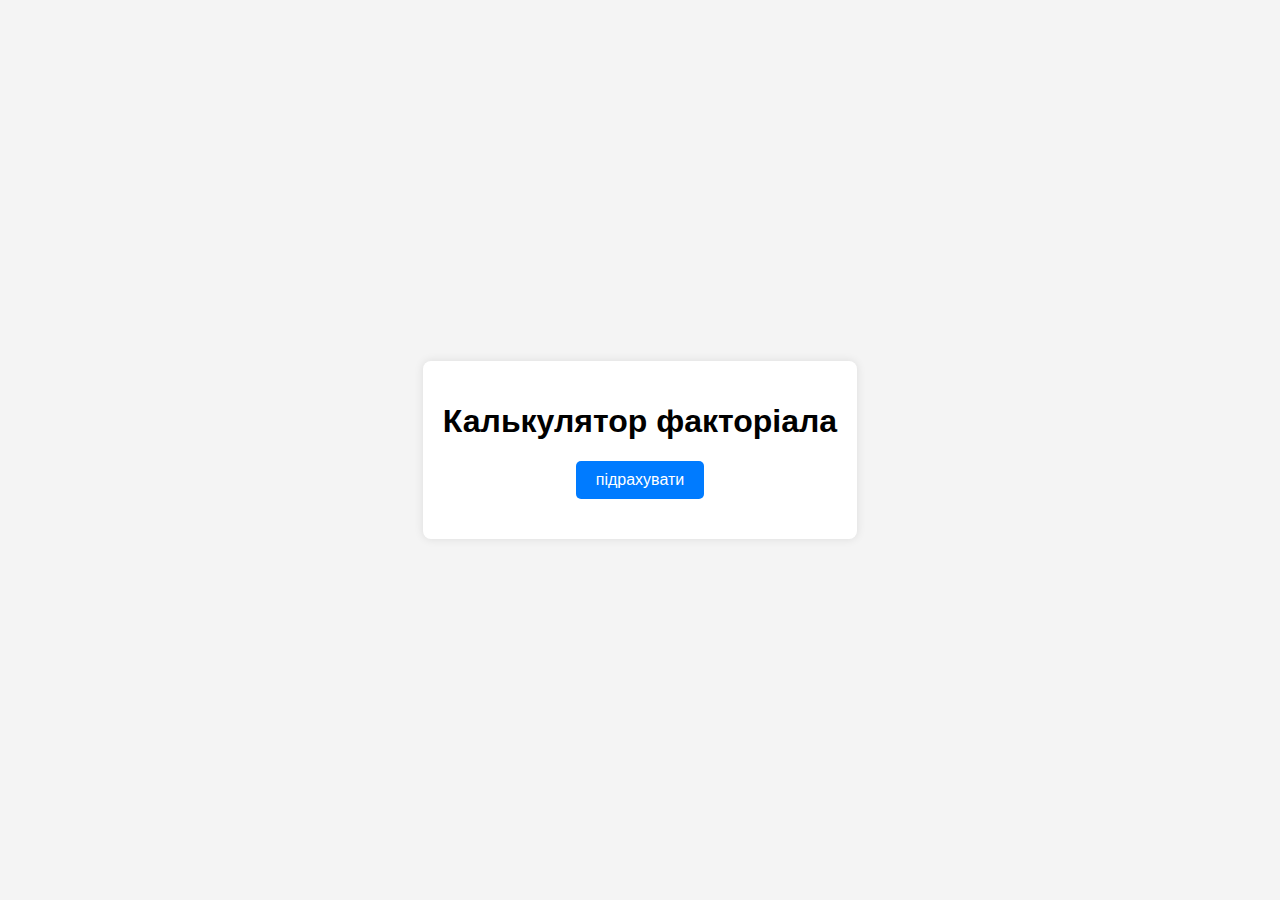
<file: js/JSLR16/index.html>
<!DOCTYPE html>
<html lang="ru">
<head>
    <meta charset="UTF-8">
    <meta name="viewport" content="width=device-width, initial-scale=1.0">
    <title>Факторіал числа</title>
    <link rel="stylesheet" href="styles.css">
</head>
<body>
    <div class="container">
        <h1>Калькулятор факторіала</h1>
        <button id="calculateButton">підрахувати</button>
        <p id="result"></p>
    </div>
    <script src="script.js"></script>
</body>
</html>
</file>
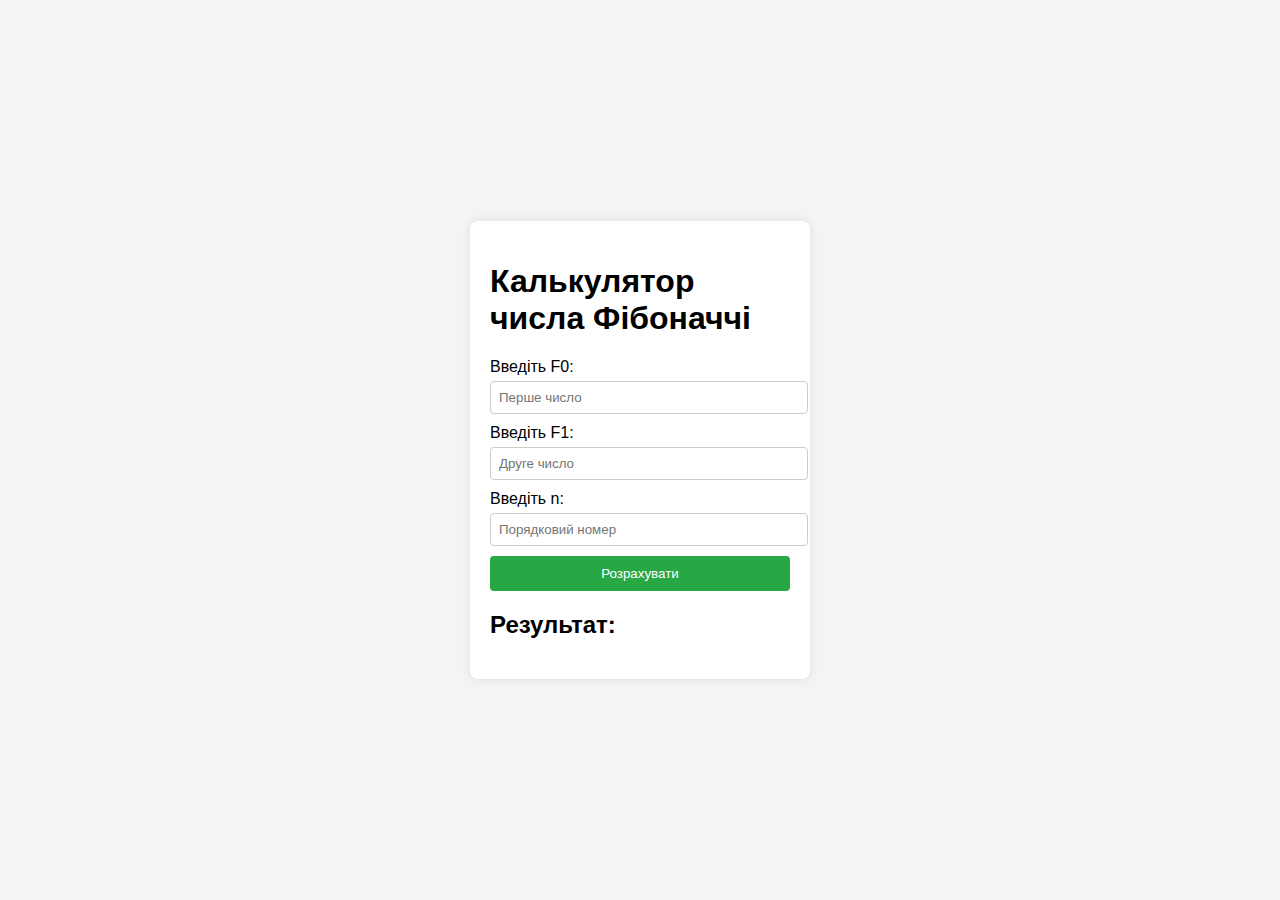
<file: js/JSLR17/index.html>
<!DOCTYPE html>
<html lang="ru">
<head>
    <meta charset="UTF-8">
    <meta name="viewport" content="width=device-width, initial-scale=1.0">
    <title>числа Фібоначчі</title>
    <link rel="stylesheet" href="styles.css">
</head>
<body>
    <div class="container">
        <h1>Калькулятор числа Фібоначчі</h1>
        <label for="f0">Введіть F0:</label>
        <input type="number" id="f0" placeholder="Перше число">
        
        <label for="f1">Введіть F1:</label>
        <input type="number" id="f1" placeholder="Друге число">
        
        <label for="n">Введіть n:</label>
        <input type="number" id="n" placeholder="Порядковий номер">
        
        <button onclick="calculateFibonacci()">Розрахувати</button>
        
        <h2>Результат:</h2>
        <p id="result"></p>
    </div>
    <script src="script.js"></script>
</body>
</html>
</file>
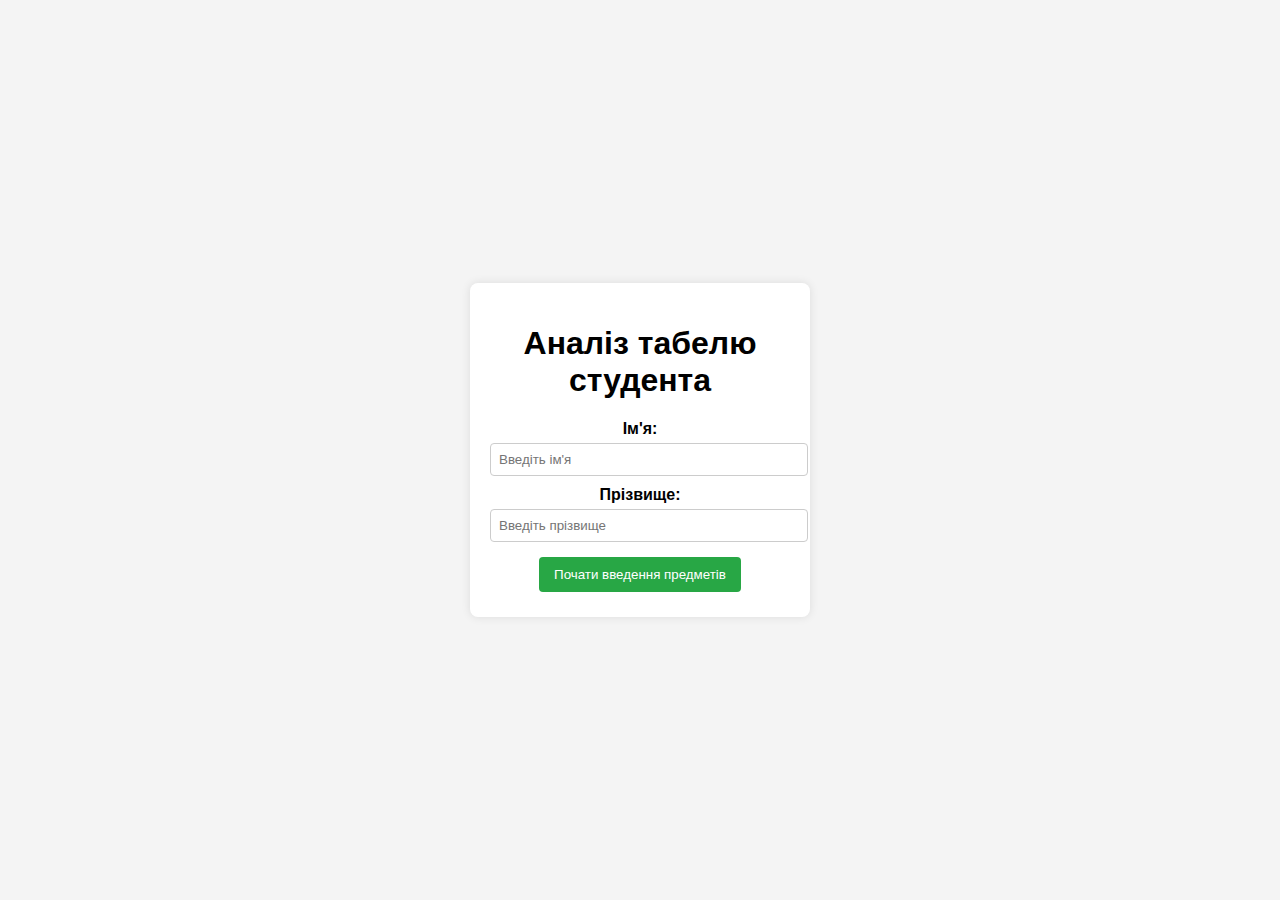
<file: js/JSLR18/index.html>
<!DOCTYPE html>
<html lang="uk">
<head>
    <meta charset="UTF-8">
    <meta name="viewport" content="width=device-width, initial-scale=1.0">
    <title>Аналіз табелю студента</title>
    <link rel="stylesheet" href="styles.css">
</head>
<body>
    <div class="container">
        <h1>Аналіз табелю студента</h1>
        <div id="input-section">
            <label for="firstName">Ім'я:</label>
            <input type="text" id="firstName" placeholder="Введіть ім'я">
            <label for="lastName">Прізвище:</label>
            <input type="text" id="lastName" placeholder="Введіть прізвище">
            <button id="startButton">Почати введення предметів</button>
        </div>
        <div id="subject-section" style="display: none;">
            <label for="subjectName">Назва предмету:</label>
            <input type="text" id="subjectName" placeholder="Введіть назву предмету">
            <label for="subjectGrade">Оцінка:</label>
            <input type="number" id="subjectGrade" placeholder="Введіть оцінку" min="1" max="12">
            <button id="addSubject">Додати предмет</button>
            <button id="cancelButton">Завершити введення</button>
        </div>
        <div id="result-section" style="display: none;">
            <h2>Результати аналізу:</h2>
            <p id="resultText"></p>
        </div>
    </div>
    <script src="script.js"></script>
</body>
</html>
</file>
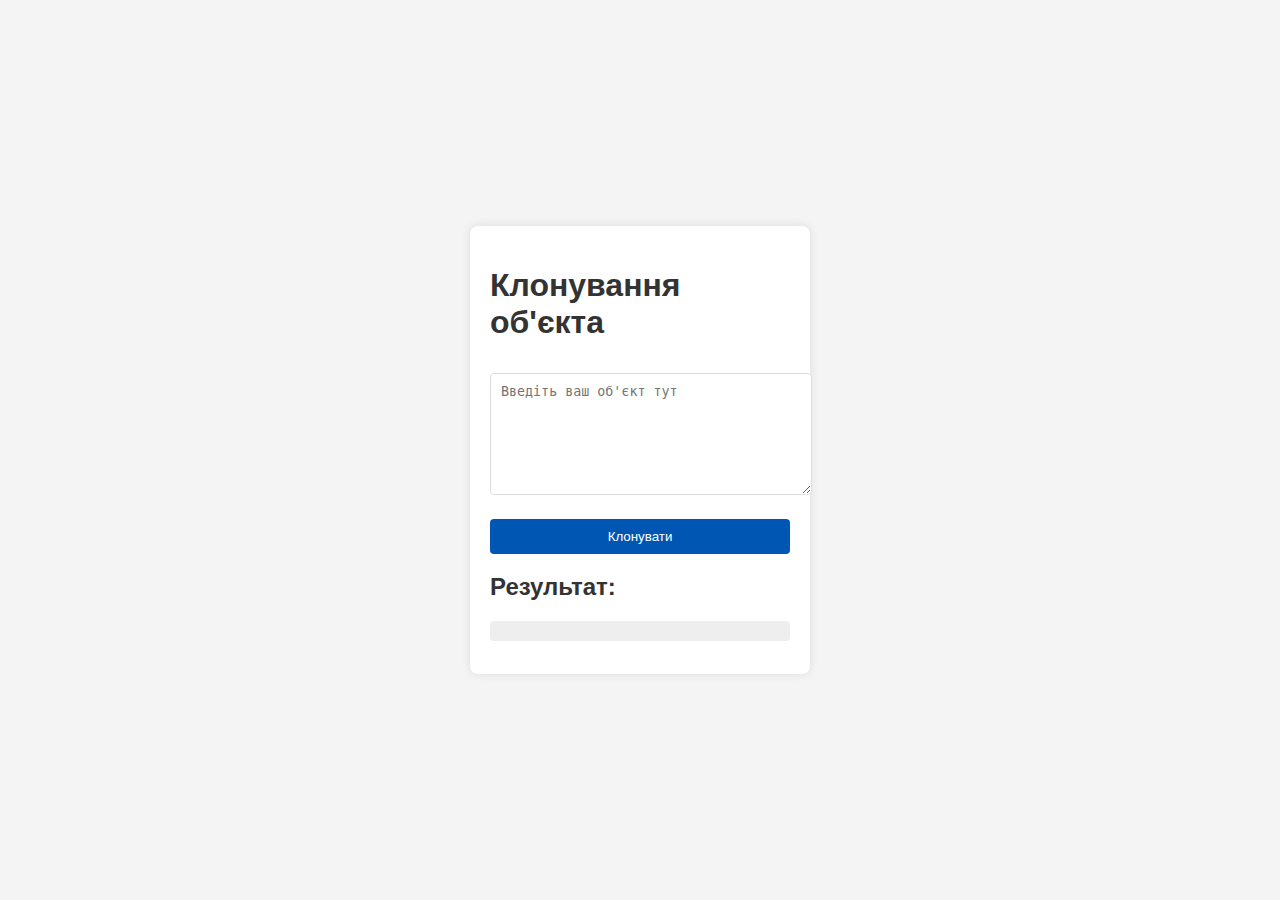
<file: js/JSLR19/index.html>
<!DOCTYPE html>
<html lang="uk">
<head>
    <meta charset="UTF-8">
    <meta name="viewport" content="width=device-width, initial-scale=1.0">
    <title>Клонування об'єкта</title>
    <link rel="stylesheet" href="styles.css">
</head>
<body>
    <div class="container">
        <h1>Клонування об'єкта</h1>
        <textarea id="inputObject" placeholder="Введіть ваш об'єкт тут"></textarea>
        <button onclick="cloneObject()">Клонувати</button>
        <h2>Результат:</h2>
        <pre id="outputResult"></pre>
    </div>
    <script src="script.js"></script>
</body>
</html>
</file>
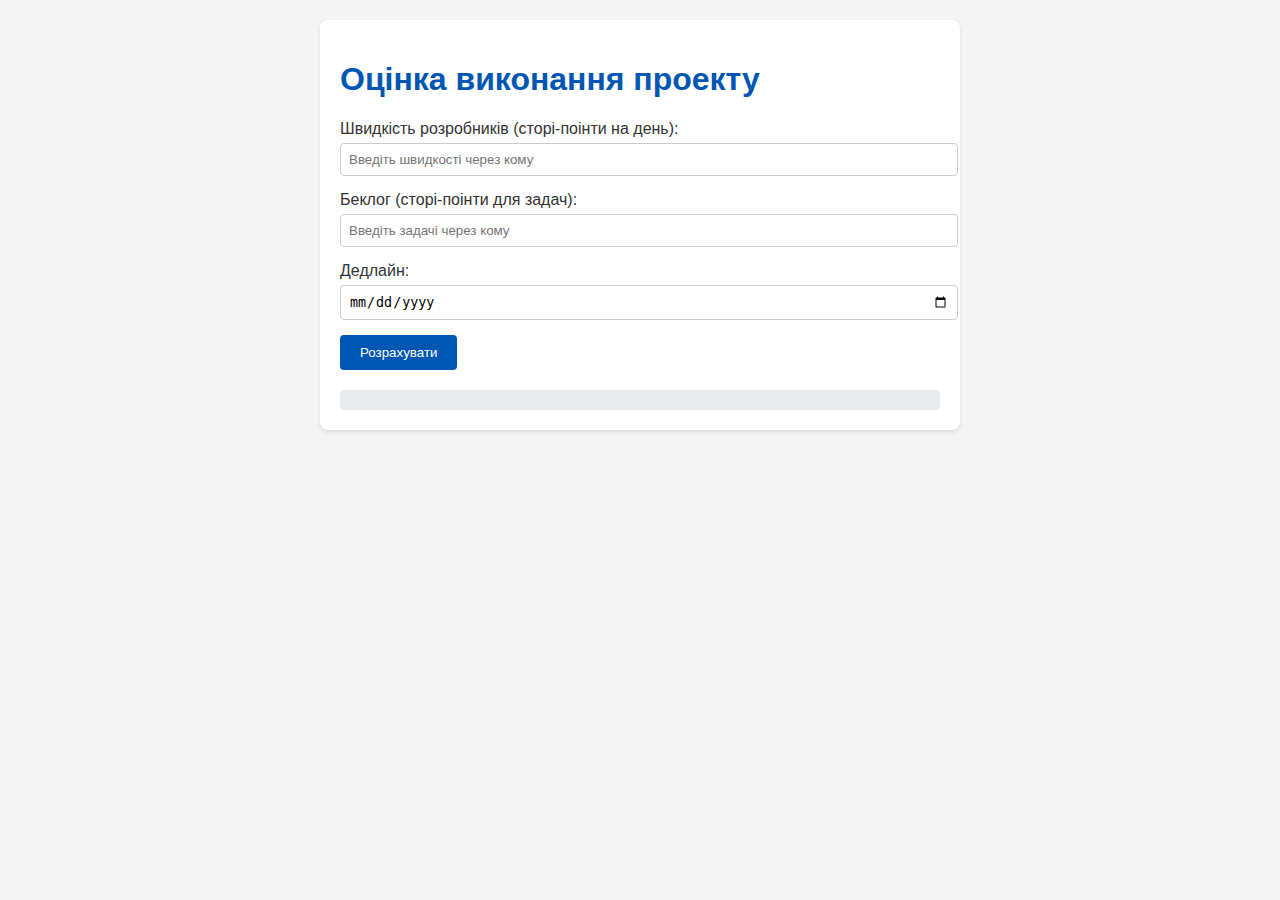
<file: js/JSLR20/index.html>
<!DOCTYPE html>
<html lang="uk">
<head>
    <meta charset="UTF-8">
    <meta name="viewport" content="width=device-width, initial-scale=1.0">
    <title>Оцінка виконання проекту</title>
    <link rel="stylesheet" href="styles.css">
</head>
<body>
    <div class="container">
        <h1>Оцінка виконання проекту</h1>
        <div class="input-group">
            <label for="speed">Швидкість розробників (сторі-поінти на день):</label>
            <input type="text" id="speed" placeholder="Введіть швидкості через кому">
        </div>
        <div class="input-group">
            <label for="backlog">Беклог (сторі-поінти для задач):</label>
            <input type="text" id="backlog" placeholder="Введіть задачі через кому">
        </div>
        <div class="input-group">
            <label for="deadline">Дедлайн:</label>
            <input type="date" id="deadline">
        </div>
        <button onclick="calculate()">Розрахувати</button>
        <div id="result"></div>
    </div>
    <script src="script.js"></script>
</body>
</html>
</file>
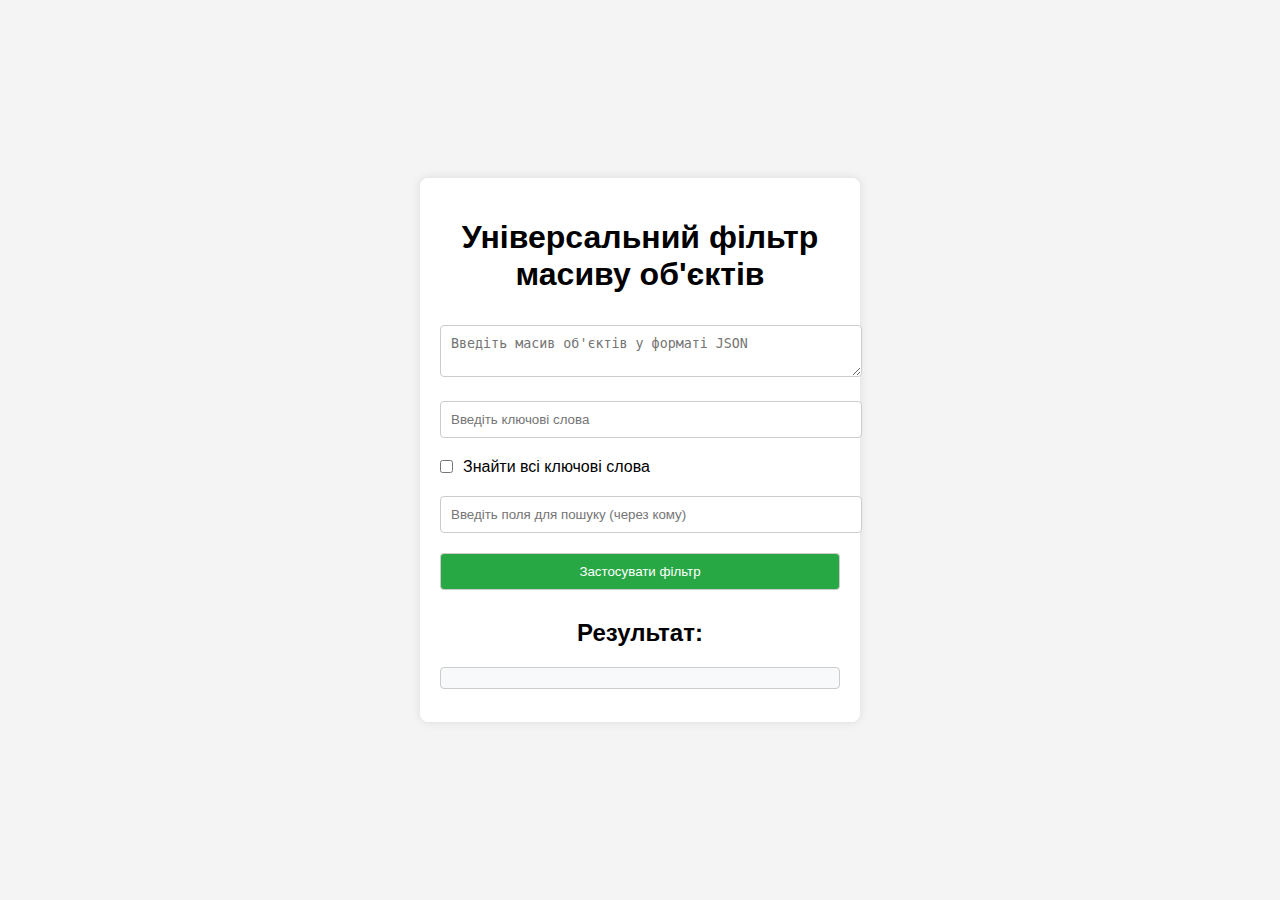
<file: js/JSLR21/index.html>
<!DOCTYPE html>
<html lang="uk">
<head>
    <meta charset="UTF-8">
    <meta name="viewport" content="width=device-width, initial-scale=1.0">
    <title>Універсальний фільтр</title>
    <link rel="stylesheet" href="styles.css">
</head>
<body>
    <div class="container">
        <h1>Універсальний фільтр масиву об'єктів</h1>
        <textarea id="inputArray" placeholder="Введіть масив об'єктів у форматі JSON"></textarea>
        <input type="text" id="keywords" placeholder="Введіть ключові слова">
        <div class="checkbox-container">
            <input type="checkbox" id="matchAll">
            <label for="matchAll">Знайти всі ключові слова</label>
        </div>
        <input type="text" id="fields" placeholder="Введіть поля для пошуку (через кому)">
        <button onclick="applyFilter()">Застосувати фільтр</button>
        <h2>Результат:</h2>
        <pre id="result"></pre>
    </div>
    <script src="script.js"></script>
</body>
</html>
</file>
<file: Lr1/styles.css>
* {
    margin: 0;
    padding: 0;
    box-sizing: border-box;
}

body {
    font-family: Arial, sans-serif;
    line-height: 1.6;
}

header {
    background: #fff;
    padding: 20px;
    box-shadow: 0px 2px 5px rgba(0, 0, 0, 0.1);
}

nav ul {
    display: flex;
    justify-content: center;
    list-style-type: none;
}

nav ul li {
    margin: 0 15px;
}

nav ul li a {
    text-decoration: none;
    color: #0bb46d;
    font-weight: bold;
}

.hero img {
    width: 100%;
    height: auto;
    display: block;
}

.content {
    text-align: center;
    padding: 40px 20px;
    background-color: #e7f3f0;
}

.content h1 {
    font-size: 2rem;
    margin-bottom: 20px;
    color: #333;
}

.content p {
    font-size: 1rem;
    margin-bottom: 30px;
    color: #555;
    max-width: 800px;
    margin-left: auto;
    margin-right: auto;
}

.btn {
    background-color: #0bb46d;
    color: white;
    padding: 15px 30px;
    text-decoration: none;
    font-size: 1rem;
    border-radius: 5px;
}

footer {
    text-align: center;
    padding: 20px;
    background: #f4f4f4;
    margin-top: 20px;
}

footer p {
    color: #777;
}
</file>
<file: html_css/Lr2/style.css>
* { 
    margin: 0; 
    padding: 0; 
    box-sizing: border-box; 
} 
 
body { 
    font-family: Arial, sans-serif; 
    background-color: #f4f4f4; 
} 
 
.container { 
    width: 1200px; 
    margin: 0 auto; 
} 
 
.header { 
    background-color: #333; 
    padding: 20px 0; 
    text-align: left; 
} 
 
.logo { 
    font-size: 72px; 
    text-decoration: none; 
    color: #000; 
} 
 
.logo .highlight { 
    color: #00a8e8; /* Синій колір для "m" у слові Ramda.js */  
} 
 
.top-menu { 
    
    text-align: center; 
    background-color: #333; 
   
    margin-bottom: 35px; 
    margin-top: 30px; 
    
} 
 
.top-menu ul { 
    list-style: none; 
    display: inline-block; 
    
  
} 
 
.top-menu ul li { 
    display: inline-block; 
   padding:15px 10px; 
 position: relative;
   
} 

    


.top-menu ul li::before, .top-menu ul li::after {
    content: '';
    position: absolute;
    width: 1px;
    top:0;
    bottom: 0;
    height: 100%;
    background-color: #fff;
}


.top-menu ul li::after{
    opacity: 0%;
    left: 0;
}


.top-menu ul li::before{
    opacity: 0%;
    right: 0;
}

.top-menu ul li:hover::after {
    opacity: 100%;
}


.top-menu ul li:hover::before {
    opacity: 100%;
}

.top-menu ul li a { 
    text-decoration: none; 
    color: #fff; 
    font-size: 24px; 
} 
 
.main-content { 
   
    display: flex; 
} 
 
.sidebar { 
    width: 25%; 
    background-color: #f4f4f4; 

} 
 
.sidebar ul { 
    list-style: none; 
    border: 1px solid #ccc; 
    font-size: 24px;
} 
 
.sidebar ul li { 
    margin-bottom: 10px; 
} 
 
.sidebar ul li a { 
    text-decoration: none; 
    color: #333; 
    padding: 10px; 
    display: block; 
} 
 
.sidebar ul li.active, .sidebar ul li:hover{ 
    background-color: #d3d3d3;  
 
} 
.sidebar li:hover a {
    position: relative;
    left: 30px;

}

.top-menu ul li:hover    { 
    
    
    background-color: #708090; 
    position: relative;
      
    
} 

.bottom-menu ul li.active, .bottom-menu ul li a:hover { 
    color: #207fde; 
} 
 
.image-block { 
    width: 70%;  
    margin-left: 60px;
} 
 
.image-container { 
    border: 1px solid #ccc; /* Додано рамку */ 
    text-align: center; 
    margin-bottom: 30px; 
  
} 
 
.image-container img { 
    max-width: 100%; 
    height: auto;  
    text-align: center;
    border: grey;
} 
 
.image-container img:hover  {
transform: scale(1.2);
}

.text-block { 
    font-size: 14px; 
    color: #333; 
    text-align: left; 
} 
 
footer { 
    background-color: #e0e0e0; /* Світло-сірий фон */ 
    margin-top: 40px; 
    padding: 20px 0; 
    text-align: center; 
    
} 
 
.bottom-menu { 
   float: left;
} 
 
.bottom-menu ul { 
    list-style: none; 
    display: inline-block; 
} 
 
.bottom-menu ul li { 
    display: inline-block; 
    margin: 0 20px; 
} 
 
.bottom-menu ul li a { 
    text-decoration: none; 
    color: #555; /* Більш сірий текст для нижнього меню */ 
    font-size: 24px; 
  
   
    
} 
 
.copyright { 
    text-align: right; 
    color: #555; 
    font-size: 24px; 
    margin-right: 30px;
}
</file>
<file: html_css/Lr4/style.css>
/* Встроенный CSS для быстрой демонстрации */
* {
  box-sizing: border-box;
  margin: 0;
  padding: 0;
}
a {
  text-decoration: none;
}
body {
  font-family: Arial, sans-serif;
  background-image: url("background.jpg"); /* Ваш фон */
  background-size: cover;
  background-position: center;
  height: 100vh;
  display: flex;
  justify-content: center;
  align-items: center;
}

header {
  position: absolute;
  top: 0;
  width: 100%;
  background-color: #0000004d; /* Полупрозрачный хедер */
  padding: 20px;
  display: flex;
  justify-content: space-between;
}

.header-icons {
  margin-right: 20px;
}

.header-icons img {
  margin-right: 15px;
  width: 24px;
  height: 24px;
}

.login-container {
  background-color: white;
  padding: 20px 40px;
  border-radius: 8px;
  width: 500px;
  box-shadow: 0 4px 10px rgba(0, 0, 0, 0.1);
  text-align: center;
  position: relative;
  height: 75%;
}

.headerTitle {
  height: 20%;
}

.signup-title {
  font-size: 24px;
  /* margin-bottom: 20px; */
}

.signup-title::before {
  position: absolute;
  left: 0;
  top: 24px;
  content: "";
  width: 20px;
  height: 20px;
  background-color: #4caf50;
  display: inline-block;
  margin-right: 8px;
}
.welcome{

  margin-right: 75px;
  

}
.social-buttons {
  display: flex;
  justify-content: space-between;
  margin-bottom: 20px;
}

.social-button {
  display: flex;
  justify-content: space-evenly;
  align-items: center;
  width: 48%;
  padding: 10px;
  border: none;
  color: white;
  cursor: pointer;
}

.social-button svg {
  fill: #fff;
  height: 20px;
}

.social-button.facebook svg {
  height: 15px;
}

.social-button.facebook {
  background-color: #4267b2;
  /* width: 100px; */
  height: 40px;
}

.social-button.google {
  background-color: #db4437;
  /* width: 100px; */
  height: 40px;
}

.login-form .inoutWrap > input {
  width: 100%;
  padding: 7px;
  margin: 10px 0;
  border: 2px solid #ddd;
  border-radius: 4px;
  font-size: 80%;
  height: 12%;
  transition: all 0.4s ease-in-out;
}

.login-form .inoutWrap input:focus {
  border: none;
  outline: none;
  box-shadow: 0px 9px 20px -7px rgba(0, 0, 0, 0.75);
}

.terms {
  display: flex;
  align-items: center;
  margin: 10px 0 15px 0;
  justify-content: flex-start;
  align-items: center;
  align-content: center;
}

.terms input[type="checkbox"] {
  margin-right: 10px;
  width: 20px;
  height: 20px;
  border: 1px solid #000;
  appearance: none;
  font-size: 20px;
  box-shadow: none;
  position: relative;
}
.terms input[type="checkbox"]:checked {
  background-color: #fff;
}
.terms input[type="checkbox"]:checked:after {
  content: "✔";
  color: #4caf50;
  position: absolute;
  top: -6px;
  left: 2px;
}
.terms label {
  cursor: pointer;
}

.submit-button {
  background-color: #4caf50;
  color: white;
  padding: 10px;
  border: none;
  width: 100%;
  font-size: 18px;
  cursor: pointer;
  border-radius: 4px;
  height: 40px;
}

.submit-button:hover {
  background-color: #45a049;
}

.header-text {
  color: #ffffff;
  font-weight: 700;
  font-family: system-ui;
  font-size: 20px;
  transition: all 0.3s;
  margin-left: 75px;
}

.header-text:hover {
  color: #45a049;
}

.header-icons {
  display: flex;
}

.header-icons1 {
  width: 40px;
  height: 30px;
  background-position-x: 42px;
  background-position-y: 41px;
  
  background-image: url("https://assets.codepen.io/7386430/css_sprites.png");
}
.header-icons2 {
  width: 40px;
  height: 30px;
  background-position-x: 87px;
  background-image: url("https://assets.codepen.io/7386430/css_sprites.png");
}
.header-icons3 {
  width: 40px;
  height: 30px;
  background-position-x: 95px;
  background-position-y: 39px;
  background-image: url("https://assets.codepen.io/7386430/css_sprites.png");
}
.header-icons1:hover {
  width: 40px;
  height: 30px;
  background-position-x: 42px;
  background-position-y: 0px;
  background-image: url("https://assets.codepen.io/7386430/css_sprites.png");
}
.header-icons2:hover {
  width: 40px;
  height: 30px;
  background-position-x: 0px;
  background-image: url("https://assets.codepen.io/7386430/css_sprites.png");
}
.header-icons3:hover {
  width: 40px;
  height: 30px;
  background-position-x: 135px;
    background-position-y: 39px;
  background-image: url("https://assets.codepen.io/7386430/css_sprites.png");
}

.title {
  display: flex;
  justify-content: space-between;
  align-items: center;
  margin-bottom: 25px;
}

.inoutWrap {
  height: 80%;
  display: flex;
  flex-wrap: wrap;
  align-content: space-evenly;

}

.login-form {
  height: 80%;
}

.navWrap {
  display: flex;
  align-items: center;
  color: #fff;
}
.navWrap a {
  color: #fff;
  transition: all 0.3s ease-in-out;
}
.navWrap a:hover {
  color: #45a049;
}

.linear {
  position: relative;
}

.linear::before {
  content: "";
  position: absolute;
  top: 50%;
  border-top: 2px solid #5656564d;
  width: 40%;
  left: 0;
}

.linear::after {
  content: "";
  position: absolute;
  top: 50%;
  border-top: 2px solid #5656564d;
  width: 40%;
  right: 0;
}
</file>
<file: html_css/Lr5/style.css>
@font-face {
    font-family: Arimo;
    src: url(fonts/Arimo-Regular.ttf);
}

@font-face {
    font-family: Arimo-bold;
    src: url(fonts/Arimo-Bold.ttf);
}

table{
    width: 100%;
    height:710px;
    text-align: center;
    border: 25px solid rgb(58, 73, 101);
    font-family: Arimo;
    border-collapse: collapse;
}

thead{
    height: 20%;
    font-family: Arimo-bold;
    font-size: 20px;
}
tbody th, td {
    margin: 0;
    padding: 0;
    text-align: center;
    box-shadow: 0px 2px 3px rgba(0, 0, 0, 0.2);
}
 
tfoot{
    height: 15%;
}

table thead .choose{
    margin: 0;
    font-size: 17px;
}

table thead .pricing{
    margin: 0;
    font-size: 28px;
}

table thead .standart{
    background-color: rgb(137, 195, 49);
    color: white;
    height: 70px;
}

table thead .ultimate{
    background-color: rgb(240, 74, 86);
    color: white;
}

table thead .premium{
    background-color: rgb(32, 128, 124);
    color: white;
}

table thead .price-row .d-flex{
    display: flex;
    align-items: center;
    justify-content: center;
}

table thead .price-row .d-flex .left{
    float: left;
    font-size: 50px;
    margin-top: 15px;
    margin-bottom: 15px;
}

table thead .price-row .d-flex .right p{
    font-size: 18px;
    margin: 0;
}

table thead .price-row .d-flex .right{
    float: right;
    text-align: left;
}

table thead .price-row .d-flex .right .per-month{
    font-family: Arimo;
}

table tbody .light-grey{
    background-color: rgb(242, 242, 242);
}

table tbody .grey{
    background-color: rgb(227, 227, 227)
}

table tfoot button{
    height: 50px;
    width: 190px;
    cursor: pointer;
    color: white;
    border: 0;
    border-radius: 5px;
    font-size: 16px;
    padding: 0;
    position: relative;
}

table tfoot .button-container .shadow-1{
    height: 7px;
    width: 100%;
    background-color: rgb(64, 64, 41);
    position: absolute;
    bottom: 0;
    border-radius: 10px;
    opacity: 23%;
}

table tfoot .button-container :hover {
    box-shadow: 5px 5px 5px rgb(162, 162, 162);
    transition: 0.5s ease;
}

table tfoot .contact-us{
    background-color: rgb(72, 72, 72);
}

table tfoot .buy-1{
    background-color: rgb(137, 195, 49);
}

table tfoot .buy-2{
    background-color: rgb(240, 74, 86);
}

table tfoot .buy-3{
    background-color: rgb(32, 128, 124);
}
</file>
<file: html_css/Lr7/style.css>
body{
    font-family: Verdana, sans-serif;
    background-color: #000;
    overflow: hidden;
    padding: 0px;
    margin-top: 0px;
}
.top_shadow {
    position: relative;
    width: 100%;
    min-height: 55vh;
    background-image: linear-gradient(0deg, transparent, black 85%);
    z-index: 1;
}
.container {
    display: flex;
    justify-content: center;
    position: relative;
    height: 800px;
    color: #feda4a;
    font-size: 500%;
    font-weight: 600;
    letter-spacing: 6px;
    line-height: 150%;
    perspective: 600px;
  
}
.animation {
    position: relative;
    transform-origin: 50% 100%;
    animation: animation 30s linear;
    animation-iteration-count: infinite;
}
.title {
    text-align: center;
}
@keyframes animation {
    0% {
        top: 0;
        transform: rotateX(20deg) translateY(0) translateZ(0px);
    }
    100% {
        top: -6000px;
        transform: rotateX(27deg) translateY(-6000px) translateZ(-2500px);
    }
}
</file>
<file: html_css/Lr8/main.css>
.body{
    margin: 0;
    padding: 0;
}

.wrapper{
    padding-top: 35px;
}

.top-menu{
    background-color: white;
}

header nav{
    display: flex;
    justify-content: space-between;
    align-items: center;
    width: 67%;
    margin: 0 auto;
    font-family: OpenSans-Bold;
}

nav .logo{
    display: flex;
    font-size: 25px;
    gap: 1px;
}

.logo .company{
    color: rgb(75, 88, 90);
    font-family: Roboto-Light;
}

.logo .name-what{
    color: rgb(20, 175, 202);
    font-family: Roboto-Black;
}

nav ul{
    display: flex;
    gap: 60px;
    text-decoration: none;
    list-style: none;
}

ul li:nth-child(1) a {
    color: rgb(20, 175, 202);
}

nav ul li a{
    text-decoration: none;
    color: rgb(75, 88, 90);
}

nav ul li :hover{
    color: black;
}

.header-text{
    display: flex;
    justify-content: center;
    text-align: center;
    align-items: center;
    color: white;
    font-size: 53px;
    height: 350px;
    font-family: futuraBT-Bold;
}

.what{
    padding-top: 100px;
    margin: 0 auto;
    width:  67%;
    height: 300px;
    display: flex;
}

ul{
    text-align: center;
    text-decoration: none;
    list-style: none;
    padding: 0;
}

 ul li:nth-child(1) p {
    color: rgb(20, 175, 202);
    font-family: Roboto-Bold;
    font-size: 60px;
    margin-bottom: 0;
}

.what ul li:nth-child(2) p {
     color: rgb(104, 114, 121);
    font-family: OpenSans-Bold;
    font-size: 18px;
}

.what ul li:nth-child(4) p {
    color: rgb(121, 115, 114);
    font-family: Roroto-Regular;
    font-size: 17px;
}

.meet-us{
    margin-top: 30px;
    height: 550px;
}

.meet-us .wrapper{
    width: 67%;
    margin: 0 auto;
    text-align: center;
}

.meet-us .wrapper .lor-ipsum{
    font-family: OpenSans-Bold;
    font-size: 18px;
    color: rgb(104, 114, 121);
    margin-bottom: 50px;
}

.meet-us .meet-grid{
    display: grid;
    grid-template-columns: repeat(3, 24%);
    gap: 15%;
}

.meet-us .meet-grid div{
    display: flex;
    justify-content: center;
    align-items: center;
    text-align: center;
    flex-direction: column;
    font-family: Roroto-Regular;
    color: rgb(75, 88, 90);
}

.meet-us .meet-grid div img{
    width: 80%;
    height: 80%;
}

footer{
    height: 400px;
}

.why{
    margin: 0 auto;
    width: 67%;
    text-align: center;
}

.why :nth-child(2) p {
    font-family: OpenSans-Bold;
    font-size: 18px;
    color: rgb(104, 114, 121);
    margin-bottom: 0;
}

.why :nth-child(4) p {
    font-family: OpenSans-Bold;
    font-size: 32px;
    color: rgb(66, 79, 87);
    margin-top: 30px;
    margin-bottom: 50px;
}

.why .iconic-graphic{
    display: flex;
    justify-content: center;
    margin-bottom: 30px;
    gap: 2px;
}

.why .copyright p{
    color: black;
    font-family: OpenSans-Regular;
    font-size: 13px;
    margin: 0;
}

.copyright .iconic-graphic .bold-paragraph{
    font-family: OpenSans-Bold;
}
</file>
<file: html_css/Lr8/fonts.css>
@font-face {
    font-family: OpenSans-Bold;
    src: url(fonts/OpenSans-Bold.ttf);
 }

 @font-face {
    font-family: OpenSans-italc;
    src: url(fonts/OpenSans-Italic.ttf);
 }
 @font-face {
    font-family: OpenSans-Regular;
    src: url(fonts/OpenSans-Regular.ttf);
 }

 @font-face {
    font-family: futuraBT-Bold;
    src: url(fonts/futura-bt-bold.ttf);
 }

 @font-face {
    font-family: Roboto-Black;
    src: url(fonts/Roboto-Black.ttf);
 }

 @font-face {
    font-family: Roboto-Bold;
    src: url(fonts/Roboto-Bold.ttf);
 }

 @font-face {
    font-family: Roboto-Light;
    src: url(fonts/Roboto-Light.ttf);
 }

 @font-face {
    font-family: Roroto-Regular;
    src: url(fonts/Roboto-Regular.ttf);
 }
</file>
<file: html_css/Lr8/parallax.css>
header .img_parallax1 /*::before*/{
    content: '';
    display: block;
    z-index: -1;
    transform-origin: center;
    clip-path: polygon(50% 100%, 100% 83%, 100% 0, 0 0, 0 83%);
    background-image: linear-gradient(rgba(0, 0, 0, 0.6), rgba(0, 0, 0, 0.6)), url('img/bg1.jpg');
    height: 470px;
    background-position: bottom;
    margin: 0;
    min-height: 50vh;
    background-repeat: no-repeat;
    background-size: cover;
    transition: 1s;
    transform: translateZ(-1px);
}

.img_parallax2{
    clip-path: polygon(50% 12%, 100% 0, 100% 88%, 50% 100%, 0 88%, 0 0);
    background-image: linear-gradient(rgba(0, 0, 0, 0.6), rgba(0, 0, 0, 0.6)), url('img/bg2.jpg');
    height: 650px;
    background-repeat: no-repeat;
    background-size: cover;
    margin: 0;
    background-attachment: fixed;
    display: flex;
    justify-content: center;
    text-align: center;
    flex-direction: column; 
}

.img_parallax2 .wrapper{
    width: 67%;
    margin: 0 auto;
}

 .title{
    color: rgb(20, 175, 202);
    font-family: Roboto-Bold;
    font-size: 60px;
    margin: 0;
}

.wrapper .lor-ips{
    font-family: OpenSans-Bold;
    color: white;
    margin-bottom: 40px;
}

.img_parallax2 .companies{
    display: grid;
    grid-template-columns: repeat(4,23%);
    column-gap: 30px;
    align-items: center;
    justify-content: center;
    row-gap: 40px;
}

.companies div:nth-child(2) {
    background-color: #ffffff; 
    display: flex;
    align-items: center;
    justify-content: center;
    height: 80px;
}

.img_parallax3{
    clip-path: polygon(50% 12%, 100% 0, 100% 88%, 50% 100%, 0 88%, 0 0);
    background-image: linear-gradient(rgba(0, 0, 0, 0.6), rgba(0, 0, 0, 0.6)), url('img/bg3.jpg');
    height: 470px;
    background-position: bottom;
    background-repeat: no-repeat;
    background-size: cover;
    margin: 0;
    background-attachment: fixed;
    display: flex;
    align-items: center;
}

.img_parallax3 .testimonials{
    width: 67%;
    margin: 0 auto;
    display: flex;
}

.img_parallax3 .testimonials ul{
    margin-top: 20px;
}

.testimonials ul li:nth-child(2) p {
    color: white;
    font-family: OpenSans-Bold;
    font-size: 18px;
    margin-bottom: 0;
}

ul li:nth-child(4) p {
    color: rgb(186, 180, 180);
    font-family: OpenSans-italc;
    font-size: 17px;
    margin-top: 0;
}

ul li:nth-child(5) p {
    color: white;
    font-family: OpenSans-italc;
    font-size: 17px;
    margin-top: 0;
    text-align: right;
    padding-right: 20%;
}
</file>
<file: js/JSLR16/styles.css>
body {
    font-family: Arial, sans-serif;
    background-color: #f4f4f4;
    display: flex;
    justify-content: center;
    align-items: center;
    height: 100vh;
    margin: 0;
}

.container {
    background-color: #fff;
    padding: 20px;
    border-radius: 8px;
    box-shadow: 0 0 10px rgba(0, 0, 0, 0.1);
    text-align: center;
}

button {
    padding: 10px 20px;
    font-size: 16px;
    cursor: pointer;
    border: none;
    background-color: #007bff;
    color: white;
    border-radius: 5px;
}

button:hover {
    background-color: #0056b3;
}

#result {
    margin-top: 20px;
    font-size: 18px;
    font-weight: bold;
}
</file>
<file: js/JSLR17/styles.css>
body {
    font-family: Arial, sans-serif;
    background-color: #f4f4f4;
    display: flex;
    justify-content: center;
    align-items: center;
    height: 100vh;
    margin: 0;
}

.container {
    background: white;
    padding: 20px;
    border-radius: 8px;
    box-shadow: 0 0 10px rgba(0, 0, 0, 0.1);
    width: 300px;
}

label {
    display: block;
    margin-bottom: 5px;
}

input[type="number"] {
    width: 100%;
    padding: 8px;
    margin-bottom: 10px;
    border-radius: 4px;
    border: 1px solid #ccc;
}

button {
    width: 100%;
    padding: 10px;
    background-color: #28a745;
    color: white;
    border: none;
    border-radius: 4px;
    cursor: pointer;
}

button:hover {
    background-color: #218838;
}

h2 {
    margin-top: 20px;
}
</file>
<file: js/JSLR18/styles.css>
body {
    font-family: Arial, sans-serif;
    background-color: #f4f4f4;
    margin: 0;
    padding: 0;
    display: flex;
    justify-content: center;
    align-items: center;
    height: 100vh;
}

.container {
    background-color: #fff;
    padding: 20px;
    border-radius: 8px;
    box-shadow: 0 0 10px rgba(0, 0, 0, 0.1);
    width: 300px;
    text-align: center;
}

label {
    display: block;
    margin-bottom: 5px;
    font-weight: bold;
}

input {
    width: 100%;
    padding: 8px;
    margin-bottom: 10px;
    border: 1px solid #ccc;
    border-radius: 4px;
}

button {
    padding: 10px 15px;
    background-color: #28a745;
    color: #fff;
    border: none;
    border-radius: 4px;
    cursor: pointer;
    margin: 5px;
}

button:hover {
    background-color: #218838;
}

#cancelButton {
    background-color: #dc3545;
}

#cancelButton:hover {
    background-color: #c82333;
}

#result-section {
    margin-top: 20px;
}
</file>
<file: js/JSLR19/styles.css>
body {
    font-family: Arial, sans-serif;
    background-color: #f4f4f4;
    color: #333;
    display: flex;
    justify-content: center;
    align-items: center;
    height: 100vh;
    margin: 0;
}

.container {
    background: white;
    padding: 20px;
    border-radius: 8px;
    box-shadow: 0 0 10px rgba(0, 0, 0, 0.1);
    width: 300px;
}

textarea {
    width: 100%;
    height: 100px;
    margin-top: 10px;
    margin-bottom: 20px;
    padding: 10px;
    border-radius: 4px;
    border: 1px solid #ddd;
}

button {
    width: 100%;
    padding: 10px;
    background-color: #0056b3;
    color: white;
    border: none;
    border-radius: 4px;
    cursor: pointer;
}

button:hover {
    background-color: #004494;
}

pre {
    background-color: #eee;
    padding: 10px;
    border-radius: 4px;
}
</file>
<file: js/JSLR20/styles.css>
body {
    font-family: Arial, sans-serif;
    background-color: #f4f4f4;
    margin: 0;
    padding: 20px;
    color: #333;
}

.container {
    max-width: 600px;
    margin: 0 auto;
    background: white;
    padding: 20px;
    border-radius: 8px;
    box-shadow: 0 2px 4px rgba(0,0,0,0.1);
}

h1 {
    color: #0056b3;
}

.input-group {
    margin-bottom: 15px;
}

label {
    display: block;
    margin-bottom: 5px;
}

input[type="text"], input[type="date"] {
    width: 100%;
    padding: 8px;
    border: 1px solid #ccc;
    border-radius: 4px;
}

button {
    background-color: #0056b3;
    color: white;
    border: none;
    padding: 10px 20px;
    border-radius: 4px;
    cursor: pointer;
}

button:hover {
    background-color: #004494;
}

#result {
    margin-top: 20px;
    padding: 10px;
    background-color: #e9ecef;
    border-radius: 4px;
}
</file>
<file: js/JSLR21/styles.css>
body {
    font-family: Arial, sans-serif;
    background-color: #f4f4f4;
    margin: 0;
    padding: 0;
    display: flex;
    justify-content: center;
    align-items: center;
    height: 100vh;
}

.container {
    background-color: #fff;
    padding: 20px;
    border-radius: 8px;
    box-shadow: 0 0 10px rgba(0, 0, 0, 0.1);
    width: 400px;
}

h1, h2 {
    text-align: center;
}

textarea, input, button {
    width: 100%;
    padding: 10px;
    margin: 10px 0;
    border-radius: 4px;
    border: 1px solid #ccc;
}

.checkbox-container {
    display: flex;
    align-items: center;
    margin: 10px 0;
}

.checkbox-container input {
    width: auto;
    margin: 0 10px 0 0;
}

button {
    background-color: #28a745;
    color: white;
    cursor: pointer;
}

button:hover {
    background-color: #218838;
}

pre {
    background-color: #f8f9fa;
    padding: 10px;
    border-radius: 4px;
    border: 1px solid #ccc;
    max-height: 200px;
    overflow-y: auto;
}
</file>
